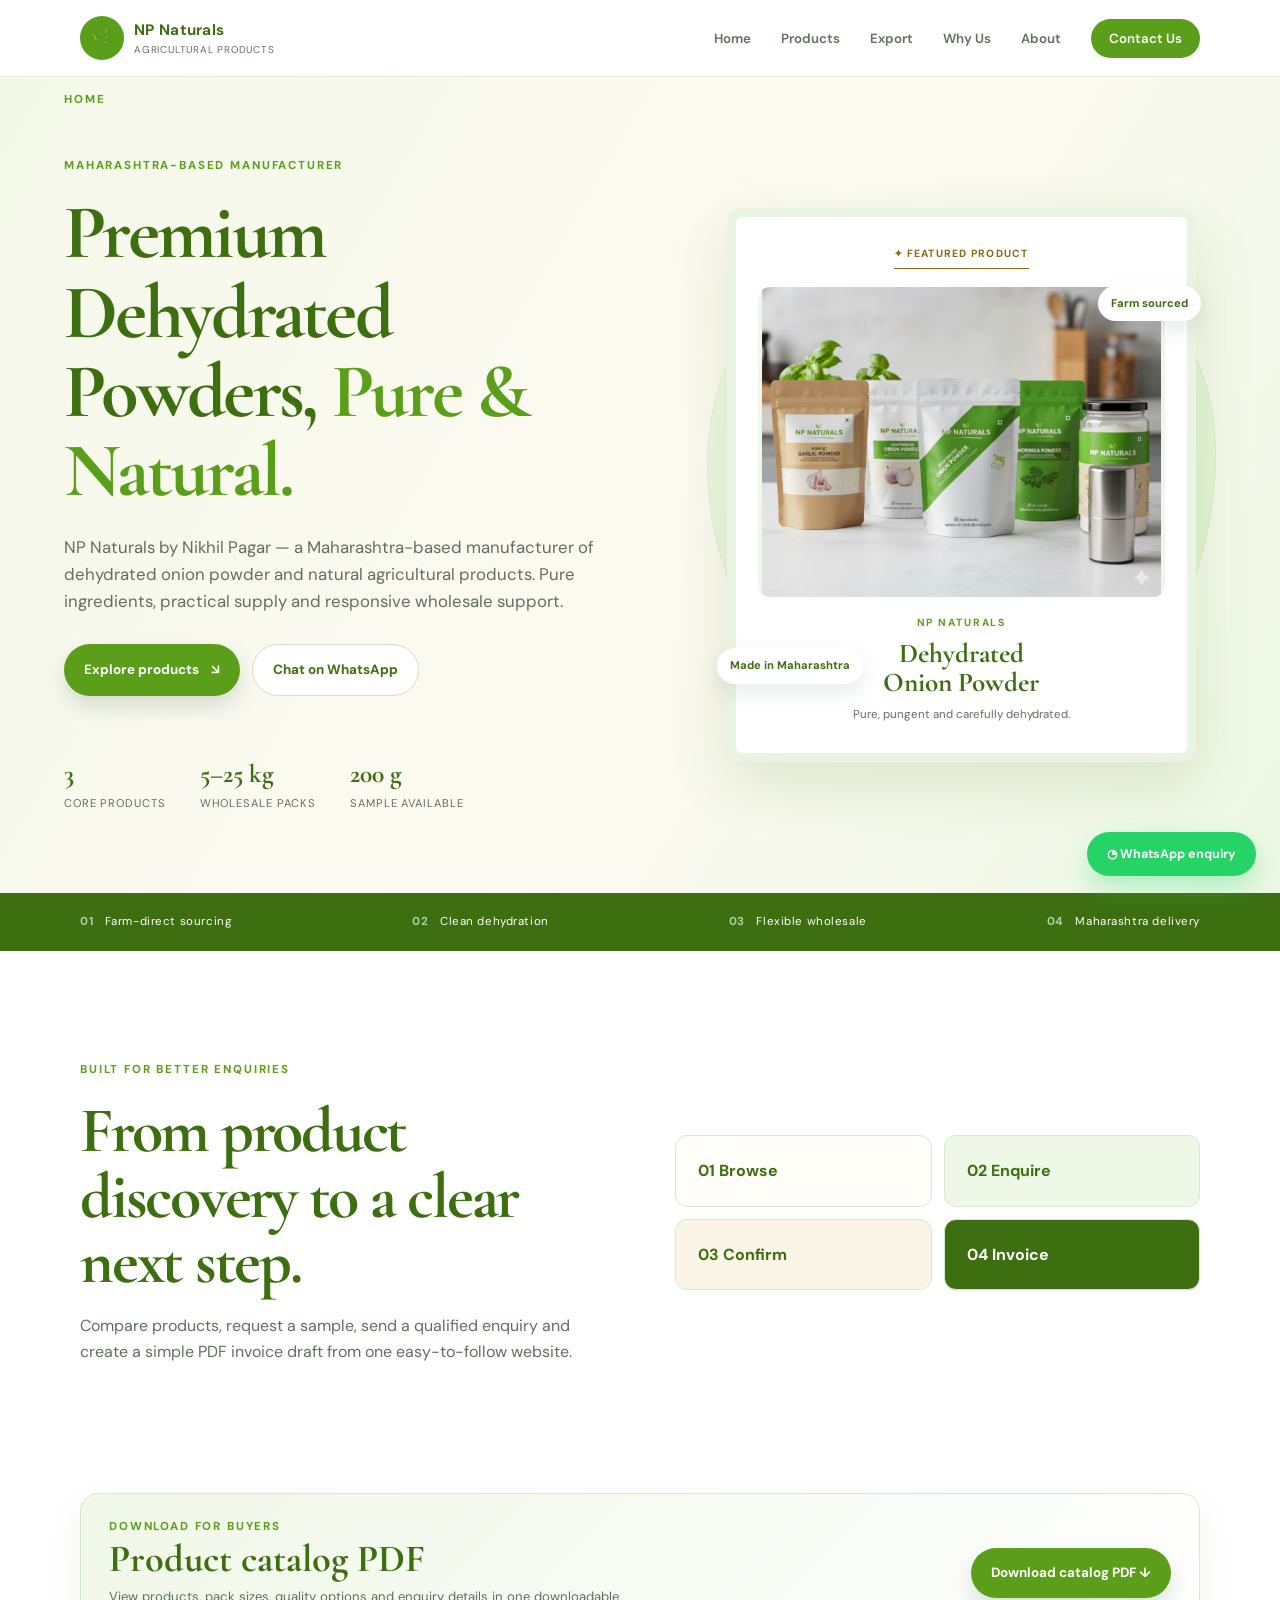
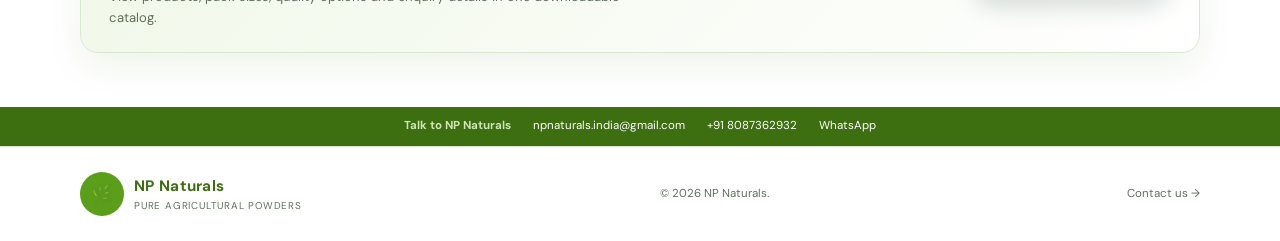
<file: index.html>
<!doctype html>
<html lang="en">
  <head>
    <meta charset="UTF-8" />
    <meta name="viewport" content="width=device-width, initial-scale=1.0" />
    <meta
      name="description"
      content="NP Naturals supplies pure dehydrated onion, garlic and moringa powders from Maharashtra."
    />
    <title>NP Naturals | Pure Natural Agricultural Products</title>
    <link rel="preconnect" href="https://fonts.googleapis.com" />
    <link rel="preconnect" href="https://fonts.gstatic.com" crossorigin />
    <link
      href="https://fonts.googleapis.com/css2?family=Cormorant+Garamond:wght@400;600;700&family=DM+Sans:wght@300;400;500;600;700&display=swap"
      rel="stylesheet"
    />
    <link rel="stylesheet" href="style.css" />
  </head>
  <body>
    <header class="site-header">
      <nav class="nav container" aria-label="Main navigation">
        <a class="brand" href="index.html"
          ><span class="brand-mark" aria-hidden="true">🌿</span
          ><span
            ><strong>NP Naturals</strong
            ><small>Agricultural products</small></span
          ></a
        ><button
          class="menu-button"
          type="button"
          aria-expanded="false"
          aria-controls="main-menu"
        >
          ☰ Menu
        </button>
        <ul class="nav-links" id="main-menu">
          <li><a href="index.html">Home</a></li>
          <li><a href="products.html">Products</a></li>
          <li><a href="export.html">Export</a></li>
          <li><a href="why-us.html">Why Us</a></li>
          <li><a href="about.html">About</a></li>
          <li><a href="contact.html" class="nav-cta">Contact Us</a></li>
        </ul>
      </nav>
    </header>
    <main id="main-content">
      <section id="home" class="home-page">
        <h2 class="section-name">HOME</h2>
        <section class="hero section container">
          <div class="hero-copy reveal">
            <p class="eyebrow">Maharashtra-based manufacturer</p>
            <h1>Premium Dehydrated<br />Powders, <em>Pure & Natural.</em></h1>
            <p class="hero-text">
              NP Naturals by Nikhil Pagar — a Maharashtra-based manufacturer of
              dehydrated onion powder and natural agricultural products. Pure
              ingredients, practical supply and responsive wholesale support.
            </p>
            <div class="button-row">
              <a class="button button-primary" href="#products"
                >Explore products <span>↘</span></a
              ><a
                class="button button-secondary"
                href="https://wa.me/918087362932?text=Hi%20Nikhil%2C%20I%27d%20like%20to%20know%20more%20about%20NP%20Naturals."
                target="_blank"
                rel="noopener"
                >Chat on WhatsApp</a
              >
            </div>
            <dl class="hero-facts">
              <div>
                <dt>3</dt>
                <dd>core products</dd>
              </div>
              <div>
                <dt>5–25 kg</dt>
                <dd>wholesale packs</dd>
              </div>
              <div>
                <dt>200 g</dt>
                <dd>sample available</dd>
              </div>
            </dl>
          </div>
          <div class="hero-art reveal">
            <div class="art-orbit orbit-one"></div>
            <div class="art-orbit orbit-two"></div>
            <div class="powder-card image-hero-card">
              <span class="card-kicker">✦ Featured product</span
              ><img
                src="assets/product-range.jpg"
                alt="NP Naturals dehydrated onion powder packaging"
              />
              <p class="card-label">NP NATURALS</p>
              <h2>Dehydrated<br />Onion Powder</h2>
              <p>Pure, pungent and carefully dehydrated.</p>
            </div>
            <span class="art-note note-top">Farm sourced</span
            ><span class="art-note note-bottom">Made in Maharashtra</span>
          </div>
        </section>
        <section class="trust-strip">
          <div class="container trust-items">
            <span><b>01</b> Farm-direct sourcing</span
            ><span><b>02</b> Clean dehydration</span
            ><span><b>03</b> Flexible wholesale</span
            ><span><b>04</b> Maharashtra delivery</span>
          </div>
        </section>
        <section class="section container split-callout">
          <div class="section-heading reveal">
            <p class="eyebrow">Built for better enquiries</p>
            <h2>From product discovery to a clear next step.</h2>
            <p>
              Compare products, request a sample, send a qualified enquiry and
              create a simple PDF invoice draft from one easy-to-follow website.
            </p>
          </div>
          <div class="mini-flow reveal">
            <span>01 Browse</span><span>02 Enquire</span><span>03 Confirm</span
            ><span>04 Invoice</span>
          </div>
        </section>
      </section>
      <div class="catalog-download">
        <div>
          <p class="eyebrow">Download for buyers</p>
          <h2>Product catalog PDF</h2>
          <p>
            View products, pack sizes, quality options and enquiry details in
            one downloadable catalog.
          </p>
        </div>
        <a
          class="button button-primary"
          href="assets/np-naturals-product-catalog.pdf"
          download
          >Download catalog PDF ↓</a
        >
      </div>
    </main>
    <div class="global-contact-strip">
      <div class="container contact-strip-inner">
        <span>Talk to NP Naturals</span
        ><a href="mailto:npnaturals.india@gmail.com"
          >npnaturals.india@gmail.com</a
        ><a href="tel:+918087362932">+91 8087362932</a
        ><a href="https://wa.me/918087362932" target="_blank" rel="noopener"
          >WhatsApp</a
        >
      </div>
    </div>
    <footer class="site-footer">
      <div class="container footer-row">
        <a class="brand" href="index.html"
          ><span class="brand-mark" aria-hidden="true">🌿</span
          ><span
            ><strong>NP Naturals</strong
            ><small>Pure agricultural powders</small></span
          ></a
        >
        <p>© <span id="year"></span> NP Naturals.</p>
        <a href="contact.html" class="back-top">Contact us →</a>
      </div>
    </footer>
    <button
      class="floating-inquiry"
      id="open-inquiry"
      type="button"
      aria-controls="inquiry-modal"
      aria-expanded="false"
    >
      ◔ WhatsApp enquiry
    </button>
    <div class="inquiry-modal" id="inquiry-modal" aria-hidden="true">
      <div class="inquiry-backdrop" data-close-inquiry></div>
      <section
        class="inquiry-panel"
        role="dialog"
        aria-modal="true"
        aria-labelledby="inquiry-title"
      >
        <button
          class="inquiry-close"
          type="button"
          data-close-inquiry
          aria-label="Close enquiry"
        >
          ×
        </button>
        <p class="eyebrow">Quick enquiry</p>
        <h2 id="inquiry-title">Talk to Nikhil.</h2>
        <p class="inquiry-contact-line">
          <a href="mailto:npnaturals.india@gmail.com"
            >npnaturals.india@gmail.com</a
          ><a href="tel:+918087362932">+91 80873 62932</a>
        </p>
        <form id="quick-inquiry-form" class="quick-inquiry-form">
          <label for="quick-name">Your name / company <span>*</span></label
          ><input
            id="quick-name"
            name="name"
            required
            placeholder="e.g. Priya Foods Pvt. Ltd."
          /><label for="quick-email">Email address</label
          ><input
            id="quick-email"
            name="email"
            type="email"
            placeholder="you@example.com"
          /><label for="quick-phone">Phone / WhatsApp <span>*</span></label
          ><input
            id="quick-phone"
            name="phone"
            type="tel"
            required
            placeholder="+91 ..."
          /><label for="quick-product">Product interest</label
          ><select id="quick-product" name="product">
            <option>Dehydrated Onion Powder</option>
            <option>Garlic Powder</option>
            <option>Moringa Powder</option>
            <option>Custom / bulk order</option></select
          ><label for="quick-message">Message <span>*</span></label
          ><textarea
            id="quick-message"
            name="message"
            rows="4"
            required
            placeholder="Tell us your quantity, pack size or sample requirement..."
          ></textarea
          ><button class="button button-primary full-button" type="submit">
            Send WhatsApp enquiry →
          </button>
          <p class="form-note">
            WhatsApp opens with your message ready to send.
          </p>
        </form>
      </section>
    </div>
    <script src="script.js" defer></script>
  </body>
</html>
</file>
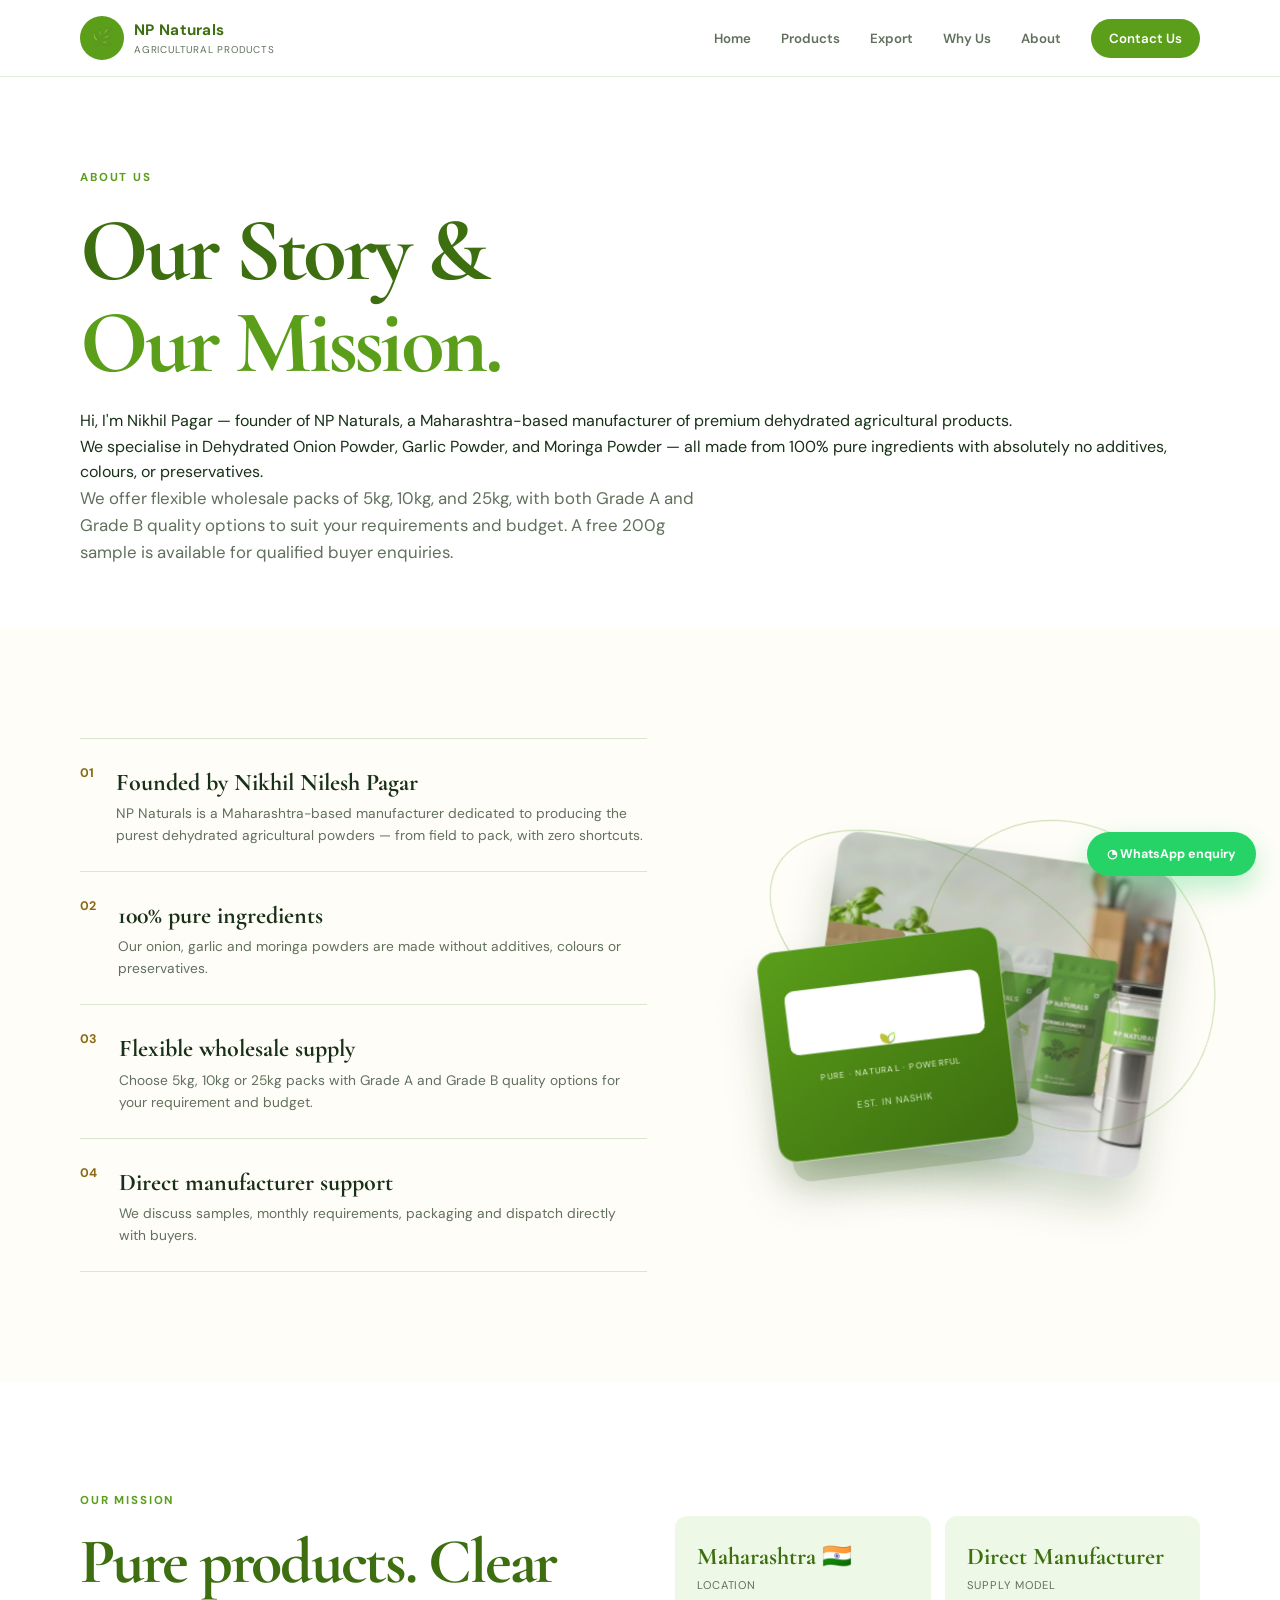
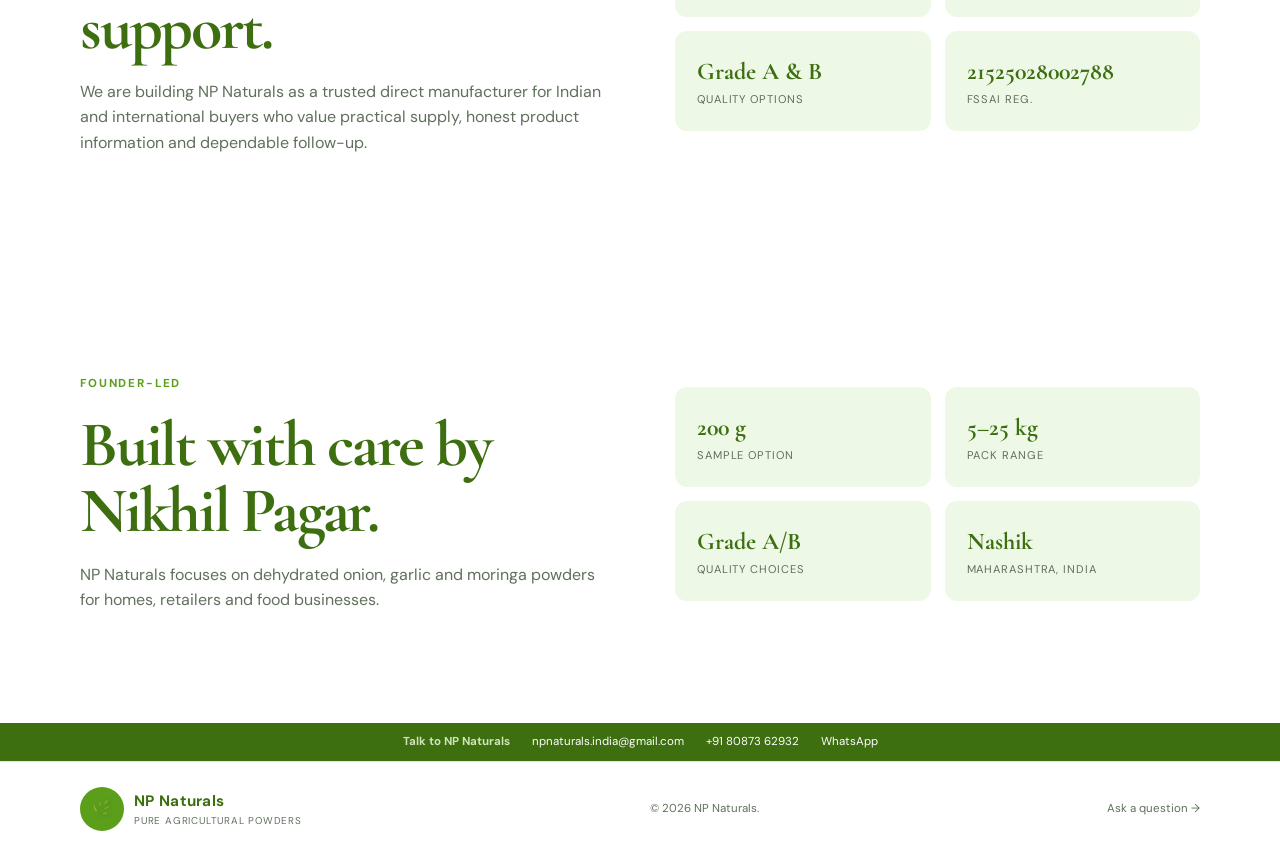
<file: about (1).html>
<!doctype html>
<html lang="en">
  <head>
    <meta charset="UTF-8" />
    <meta name="viewport" content="width=device-width, initial-scale=1.0" />
    <meta
      name="description"
      content="Learn about NP Naturals sourcing, processing and wholesale fulfilment."
    />
    <title>Our Process | NP Naturals</title>
    <link rel="preconnect" href="https://fonts.googleapis.com" />
    <link rel="preconnect" href="https://fonts.gstatic.com" crossorigin />
    <link
      href="https://fonts.googleapis.com/css2?family=Cormorant+Garamond:wght@400;600;700&family=DM+Sans:wght@300;400;500;600;700&display=swap"
      rel="stylesheet"
    />
    <link rel="stylesheet" href="style.css" />
    <script src="script.js" defer></script>
  </head>
  <body>
    <a class="skip-link" href="#main-content">Skip to content</a>
    <header class="site-header">
      <nav class="nav container" aria-label="Main navigation">
        <a class="brand" href="index.html"
          ><span class="brand-mark" aria-hidden="true">🌿</span
          ><span
            ><strong>NP Naturals</strong
            ><small>Agricultural products</small></span
          ></a
        ><button
          class="menu-button"
          type="button"
          aria-expanded="false"
          aria-controls="main-menu"
        >
          ☰ Menu
        </button>
        <ul class="nav-links" id="main-menu">
          <li><a href="index.html">Home</a></li>
          <li><a href="products.html">Products</a></li>
          <li><a href="export.html">Export</a></li>
          <li><a href="why-us.html">Why Us</a></li>
          <li><a href="about.html">About</a></li>
          <li><a href="contact.html" class="nav-cta">Contact Us</a></li>
        </ul>
      </nav>
    </header>
    <main id="main-content">
      <section class="page-hero section container">
        <p class="eyebrow">About Us</p>
        <h1>Our Story &amp;<br /><em>Our Mission.</em></h1>
        <p>
          Hi, I'm Nikhil Pagar — founder of NP Naturals, a Maharashtra-based
          manufacturer of premium dehydrated agricultural products.
        </p>
        <p>
          We specialise in Dehydrated Onion Powder, Garlic Powder, and Moringa
          Powder — all made from 100% pure ingredients with absolutely no
          additives, colours, or preservatives.
        </p>
        <p>
          We offer flexible wholesale packs of 5kg, 10kg, and 25kg, with both
          Grade A and Grade B quality options to suit your requirements and
          budget. A free 200g sample is available for qualified buyer enquiries.
        </p>
      </section>
      <section class="section cream-panel">
        <div class="container process-layout">
          <div class="process-list">
            <article class="process-item reveal">
              <span>01</span>
              <div>
                <h2>Founded by Nikhil Nilesh Pagar</h2>
                <p>
                  NP Naturals is a Maharashtra-based manufacturer dedicated to
                  producing the purest dehydrated agricultural powders — from
                  field to pack, with zero shortcuts.
                </p>
              </div>
            </article>
            <article class="process-item reveal">
              <span>02</span>
              <div>
                <h2>100% pure ingredients</h2>
                <p>
                  Our onion, garlic and moringa powders are made without
                  additives, colours or preservatives.
                </p>
              </div>
            </article>
            <article class="process-item reveal">
              <span>03</span>
              <div>
                <h2>Flexible wholesale supply</h2>
                <p>
                  Choose 5kg, 10kg or 25kg packs with Grade A and Grade B
                  quality options for your requirement and budget.
                </p>
              </div>
            </article>
            <article class="process-item reveal">
              <span>04</span>
              <div>
                <h2>Direct manufacturer support</h2>
                <p>
                  We discuss samples, monthly requirements, packaging and
                  dispatch directly with buyers.
                </p>
              </div>
            </article>
          </div>
          <div class="about-visual-3d" aria-label="NP Naturals brand visual">
            <div class="brand-card-back">
              <img
                src="assets/product-range.jpg"
                alt="NP Naturals agricultural product range"
              />
            </div>
            <div class="brand-card-front">
              <span class="brand-logo-image"
                ><img
                  src="assets/np-naturals-logo.jpeg"
                  alt="NP Naturals official logo" /></span
              ><strong>NP NATURALS</strong
              ><small>PURE · NATURAL · POWERFUL</small><em>EST. IN NASHIK</em>
            </div>
            <span class="brand-orbit brand-orbit-one"></span
            ><span class="brand-orbit brand-orbit-two"></span>
          </div>
        </div>
      </section>
      <section class="section container two-column">
        <div class="section-heading">
          <p class="eyebrow">Our mission</p>
          <h2>Pure products. Clear support.</h2>
          <p>
            We are building NP Naturals as a trusted direct manufacturer for
            Indian and international buyers who value practical supply, honest
            product information and dependable follow-up.
          </p>
        </div>
        <div class="proof-grid">
          <div><strong>Maharashtra 🇮🇳</strong><span>Location</span></div>
          <div>
            <strong>Direct Manufacturer</strong><span>Supply model</span>
          </div>
          <div>
            <strong>Grade A &amp; B</strong><span>Quality options</span>
          </div>
          <div><strong>21525028002788</strong><span>FSSAI Reg.</span></div>
        </div>
      </section>
      <section class="section container two-column">
        <div class="section-heading">
          <p class="eyebrow">Founder-led</p>
          <h2>Built with care by Nikhil Pagar.</h2>
          <p>
            NP Naturals focuses on dehydrated onion, garlic and moringa powders
            for homes, retailers and food businesses.
          </p>
        </div>
        <div class="proof-grid">
          <div><strong>200 g</strong><span>Sample option</span></div>
          <div><strong>5–25 kg</strong><span>Pack range</span></div>
          <div><strong>Grade A/B</strong><span>Quality choices</span></div>
          <div><strong>Nashik</strong><span>Maharashtra, India</span></div>
        </div>
      </section>
    </main>
    <div class="global-contact-strip">
      <div class="container contact-strip-inner">
        <span>Talk to NP Naturals</span
        ><a href="mailto:npnaturals.india@gmail.com"
          >npnaturals.india@gmail.com</a
        ><a href="tel:+918087362932">+91 80873 62932</a
        ><a href="https://wa.me/918087362932" target="_blank" rel="noopener"
          >WhatsApp</a
        >
      </div>
    </div>
    <footer class="site-footer">
      <div class="container footer-row">
        <a class="brand" href="index.html"
          ><span class="brand-mark" aria-hidden="true">🌿</span
          ><span
            ><strong>NP Naturals</strong
            ><small>Pure agricultural powders</small></span
          ></a
        >
        <p>© <span id="year"></span> NP Naturals.</p>
        <a href="contact.html" class="back-top">Ask a question →</a>
      </div>
    </footer>
    <button
      class="floating-inquiry"
      id="open-inquiry"
      type="button"
      aria-controls="inquiry-modal"
      aria-expanded="false"
    >
      ◔ WhatsApp enquiry
    </button>
    <div class="inquiry-modal" id="inquiry-modal" aria-hidden="true">
      <div class="inquiry-backdrop" data-close-inquiry></div>
      <section
        class="inquiry-panel"
        role="dialog"
        aria-modal="true"
        aria-labelledby="inquiry-title"
      >
        <button
          class="inquiry-close"
          type="button"
          data-close-inquiry
          aria-label="Close enquiry"
        >
          ×
        </button>
        <p class="eyebrow">Quick enquiry</p>
        <h2 id="inquiry-title">Talk to Nikhil.</h2>
        <p class="inquiry-contact-line">
          <a href="mailto:npnaturals.india@gmail.com"
            >npnaturals.india@gmail.com</a
          ><a href="tel:+918087362932">+91 80873 62932</a>
        </p>
        <form id="quick-inquiry-form" class="quick-inquiry-form">
          <label for="quick-name">Your name / company <span>*</span></label
          ><input
            id="quick-name"
            name="name"
            required
            placeholder="e.g. Priya Foods Pvt. Ltd."
          /><label for="quick-email">Email address</label
          ><input
            id="quick-email"
            name="email"
            type="email"
            placeholder="you@example.com"
          /><label for="quick-phone">Phone / WhatsApp <span>*</span></label
          ><input
            id="quick-phone"
            name="phone"
            type="tel"
            required
            placeholder="+91 ..."
          /><label for="quick-product">Product interest</label
          ><select id="quick-product" name="product">
            <option>Dehydrated Onion Powder</option>
            <option>Garlic Powder</option>
            <option>Moringa Powder</option>
            <option>Custom / bulk order</option></select
          ><label for="quick-message">Message <span>*</span></label
          ><textarea
            id="quick-message"
            name="message"
            rows="4"
            required
            placeholder="Tell us your quantity, pack size or sample requirement..."
          ></textarea
          ><button class="button button-primary full-button" type="submit">
            Send WhatsApp enquiry →
          </button>
          <p class="form-note">
            WhatsApp opens with your message ready to send.
          </p>
        </form>
      </section>
    </div>
  </body>
</html>
</file>
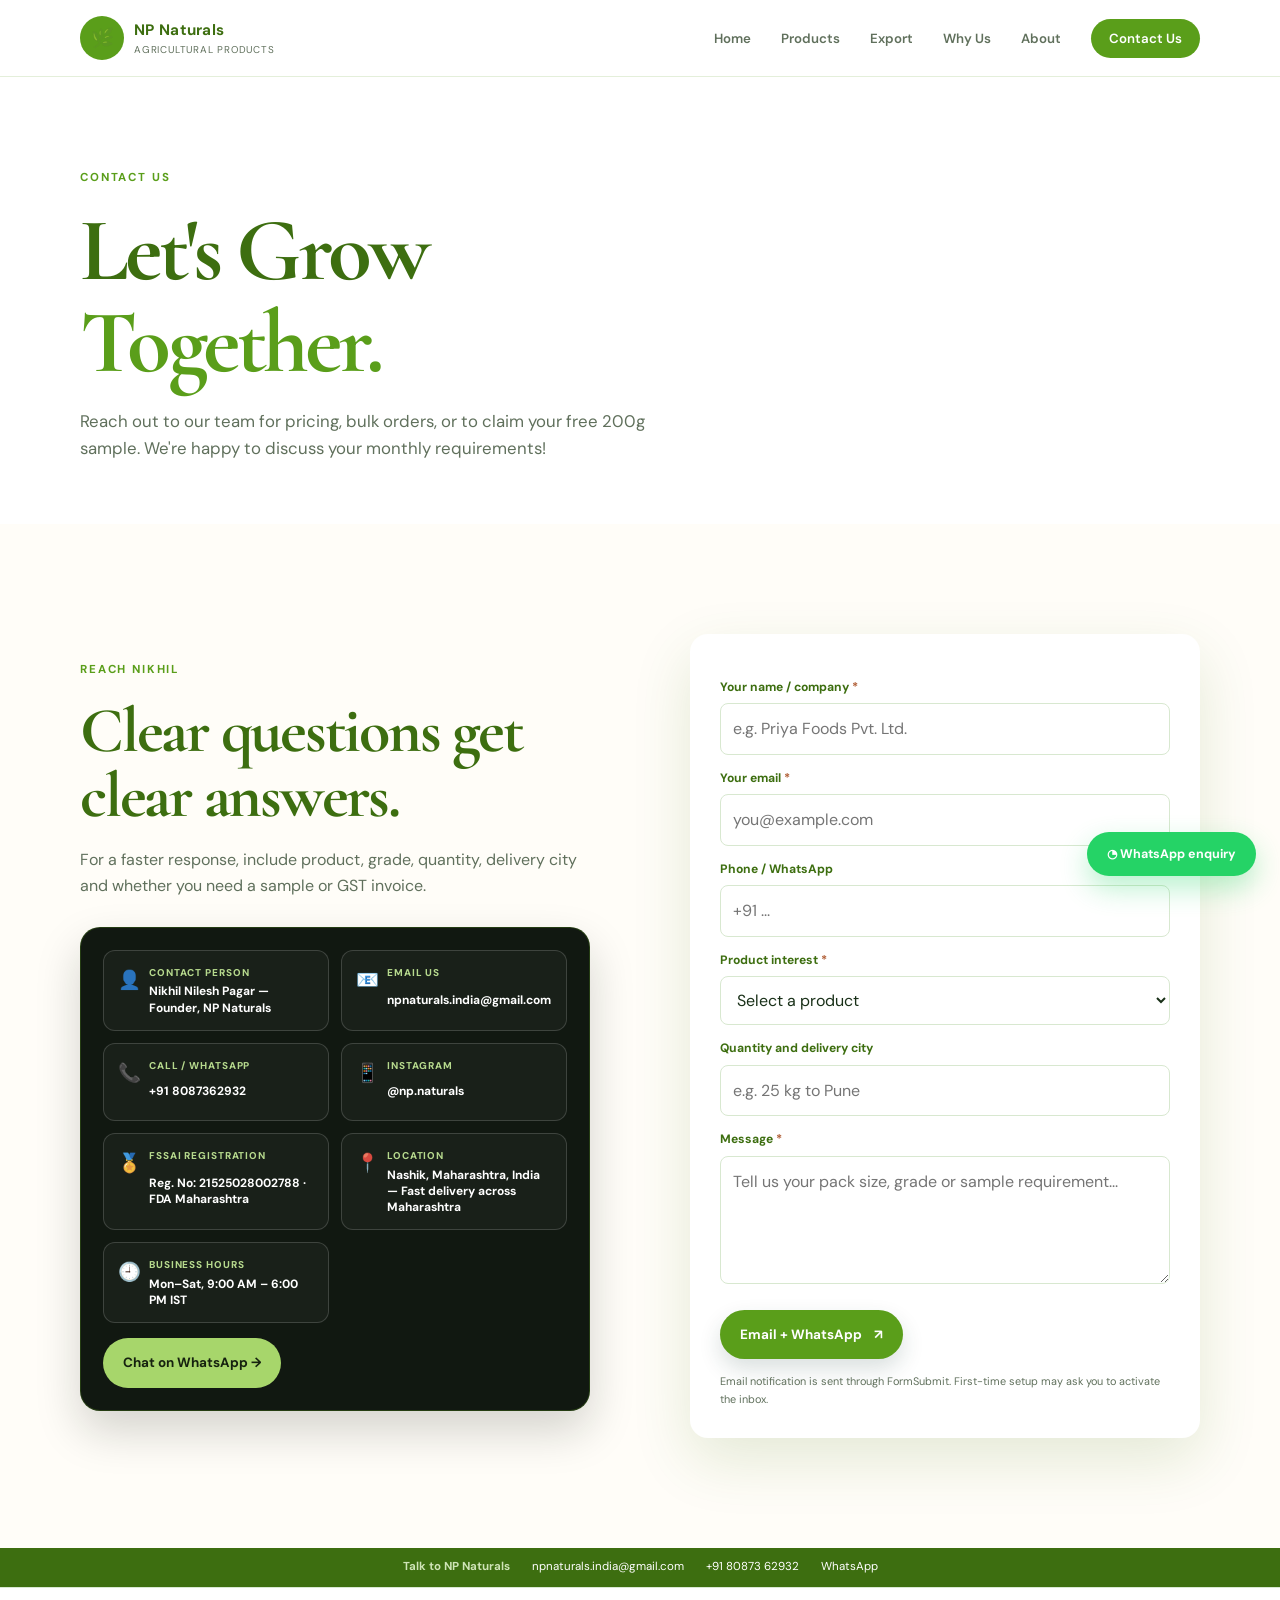
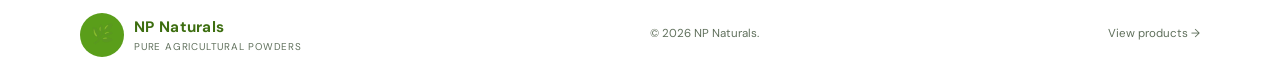
<file: contact (1).html>
<!doctype html>
<html lang="en">
  <head>
    <meta charset="UTF-8" />
    <meta name="viewport" content="width=device-width, initial-scale=1.0" />
    <meta
      name="description"
      content="Contact NP Naturals for samples, wholesale pricing and product enquiries."
    />
    <title>Contact | NP Naturals</title>
    <link rel="preconnect" href="https://fonts.googleapis.com" />
    <link rel="preconnect" href="https://fonts.gstatic.com" crossorigin />
    <link
      href="https://fonts.googleapis.com/css2?family=Cormorant+Garamond:wght@400;600;700&family=DM+Sans:wght@300;400;500;600;700&display=swap"
      rel="stylesheet"
    />
    <link rel="stylesheet" href="style.css" />
    <script src="script.js" defer></script>
  </head>
  <body>
    <a class="skip-link" href="#main-content">Skip to content</a>
    <header class="site-header">
      <nav class="nav container" aria-label="Main navigation">
        <a class="brand" href="index.html"
          ><span class="brand-mark" aria-hidden="true">🌿</span
          ><span
            ><strong>NP Naturals</strong
            ><small>Agricultural products</small></span
          ></a
        ><button
          class="menu-button"
          type="button"
          aria-expanded="false"
          aria-controls="main-menu"
        >
          ☰ Menu
        </button>
        <ul class="nav-links" id="main-menu">
          <li><a href="index.html">Home</a></li>
          <li><a href="products.html">Products</a></li>
          <li><a href="export.html">Export</a></li>
          <li><a href="why-us.html">Why Us</a></li>
          <li><a href="about.html">About</a></li>
          <li><a href="contact.html" class="nav-cta">Contact Us</a></li>
        </ul>
      </nav>
    </header>
    <main id="main-content">
      <section class="page-hero section container">
        <p class="eyebrow">Contact Us</p>
        <h1>Let's Grow<br /><em>Together.</em></h1>
        <p>
          Reach out to our team for pricing, bulk orders, or to claim your free
          200g sample. We're happy to discuss your monthly requirements!
        </p>
      </section>
      <section class="section contact-section">
        <div class="container contact-layout">
          <div class="section-heading">
            <p class="eyebrow">Reach Nikhil</p>
            <h2>Clear questions get clear answers.</h2>
            <p>
              For a faster response, include product, grade, quantity, delivery
              city and whether you need a sample or GST invoice.
            </p>
            <div class="contact-details detailed-contact">
              <div class="contact-detail-item">
                <span class="contact-icon">👤</span><small>Contact Person</small
                ><strong>Nikhil Nilesh Pagar — Founder, NP Naturals</strong>
              </div>
              <div class="contact-detail-item">
                <span class="contact-icon">📧</span><small>Email Us</small
                ><a href="mailto:npnaturals.india@gmail.com"
                  >npnaturals.india@gmail.com</a
                >
              </div>
              <div class="contact-detail-item">
                <span class="contact-icon">📞</span
                ><small>Call / WhatsApp</small
                ><a href="tel:+918087362932">+91 8087362932</a>
              </div>
              <div class="contact-detail-item">
                <span class="contact-icon">📱</span><small>Instagram</small
                ><a
                  href="https://instagram.com/np.naturals"
                  target="_blank"
                  rel="noopener"
                  >@np.naturals</a
                >
              </div>
              <div class="contact-detail-item">
                <span class="contact-icon">🏅</span
                ><small>FSSAI Registration</small
                ><strong>Reg. No: 21525028002788 · FDA Maharashtra</strong>
              </div>
              <div class="contact-detail-item">
                <span class="contact-icon">📍</span><small>Location</small
                ><strong
                  >Nashik, Maharashtra, India — Fast delivery across
                  Maharashtra</strong
                >
              </div>
              <div class="contact-detail-item">
                <span class="contact-icon">🕘</span><small>Business Hours</small
                ><strong>Mon–Sat, 9:00 AM – 6:00 PM IST</strong>
              </div>
              <a
                class="button button-primary contact-whatsapp"
                href="https://wa.me/918087362932?text=Hi%20Nikhil%2C%20I%27d%20like%20to%20enquire%20about%20NP%20Naturals."
                target="_blank"
                rel="noopener"
                >Chat on WhatsApp →</a
              >
            </div>
          </div>
          <form
            class="quote-form"
            id="enquiry-form"
            action="https://formsubmit.co/ajax/npnaturals.india@gmail.com"
            method="POST"
          >
            <input
              type="hidden"
              name="_subject"
              value="New NP Naturals website enquiry"
            /><input type="hidden" name="_template" value="table" /><input
              type="hidden"
              name="_captcha"
              value="false"
            /><input
              type="hidden"
              name="_autoresponse"
              value="Thank you for contacting NP Naturals. We received your enquiry and will reply soon."
            /><label for="name">Your name / company <span>*</span></label
            ><input
              id="name"
              name="name"
              type="text"
              placeholder="e.g. Priya Foods Pvt. Ltd."
              required
            /><label for="email">Your email <span>*</span></label
            ><input
              id="email"
              name="email"
              type="email"
              placeholder="you@example.com"
              required
            /><label for="phone">Phone / WhatsApp</label
            ><input
              id="phone"
              name="phone"
              type="tel"
              placeholder="+91 ..."
            /><label for="product">Product interest <span>*</span></label
            ><select id="product" name="product" required>
              <option value="">Select a product</option>
              <option>Dehydrated Onion Powder</option>
              <option>Garlic Powder</option>
              <option>Moringa Powder</option>
              <option>Custom / bulk order</option></select
            ><label for="quantity">Quantity and delivery city</label
            ><input
              id="quantity"
              name="quantity"
              type="text"
              placeholder="e.g. 25 kg to Pune"
            /><label for="message">Message <span>*</span></label
            ><textarea
              id="message"
              name="message"
              rows="4"
              placeholder="Tell us your pack size, grade or sample requirement..."
              required
            ></textarea>
            <div class="button-row">
              <button class="button button-primary" type="submit">
                Email + WhatsApp <span>↗</span>
              </button>
            </div>
            <p class="form-note" id="form-note" role="status">
              Email notification is sent through FormSubmit. First-time setup
              may ask you to activate the inbox.
            </p>
          </form>
        </div>
      </section>
    </main>
    <div class="global-contact-strip">
      <div class="container contact-strip-inner">
        <span>Talk to NP Naturals</span
        ><a href="mailto:npnaturals.india@gmail.com"
          >npnaturals.india@gmail.com</a
        ><a href="tel:+918087362932">+91 80873 62932</a
        ><a href="https://wa.me/918087362932" target="_blank" rel="noopener"
          >WhatsApp</a
        >
      </div>
    </div>
    <footer class="site-footer">
      <div class="container footer-row">
        <a class="brand" href="index.html"
          ><span class="brand-mark" aria-hidden="true">🌿</span
          ><span
            ><strong>NP Naturals</strong
            ><small>Pure agricultural powders</small></span
          ></a
        >
        <p>© <span id="year"></span> NP Naturals.</p>
        <a href="products.html" class="back-top">View products →</a>
      </div>
    </footer>
    <button
      class="floating-inquiry"
      id="open-inquiry"
      type="button"
      aria-controls="inquiry-modal"
      aria-expanded="false"
    >
      ◔ WhatsApp enquiry
    </button>
    <div class="inquiry-modal" id="inquiry-modal" aria-hidden="true">
      <div class="inquiry-backdrop" data-close-inquiry></div>
      <section
        class="inquiry-panel"
        role="dialog"
        aria-modal="true"
        aria-labelledby="inquiry-title"
      >
        <button
          class="inquiry-close"
          type="button"
          data-close-inquiry
          aria-label="Close enquiry"
        >
          ×
        </button>
        <p class="eyebrow">Quick enquiry</p>
        <h2 id="inquiry-title">Talk to Nikhil.</h2>
        <p class="inquiry-contact-line">
          <a href="mailto:npnaturals.india@gmail.com"
            >npnaturals.india@gmail.com</a
          ><a href="tel:+918087362932">+91 80873 62932</a>
        </p>
        <form id="quick-inquiry-form" class="quick-inquiry-form">
          <label for="quick-name">Your name / company <span>*</span></label
          ><input
            id="quick-name"
            name="name"
            required
            placeholder="e.g. Priya Foods Pvt. Ltd."
          /><label for="quick-email">Email address</label
          ><input
            id="quick-email"
            name="email"
            type="email"
            placeholder="you@example.com"
          /><label for="quick-phone">Phone / WhatsApp <span>*</span></label
          ><input
            id="quick-phone"
            name="phone"
            type="tel"
            required
            placeholder="+91 ..."
          /><label for="quick-product">Product interest</label
          ><select id="quick-product" name="product">
            <option>Dehydrated Onion Powder</option>
            <option>Garlic Powder</option>
            <option>Moringa Powder</option>
            <option>Custom / bulk order</option></select
          ><label for="quick-message">Message <span>*</span></label
          ><textarea
            id="quick-message"
            name="message"
            rows="4"
            required
            placeholder="Tell us your quantity, pack size or sample requirement..."
          ></textarea
          ><button class="button button-primary full-button" type="submit">
            Send WhatsApp enquiry →
          </button>
          <p class="form-note">
            WhatsApp opens with your message ready to send.
          </p>
        </form>
      </section>
    </div>
  </body>
</html>
</file>
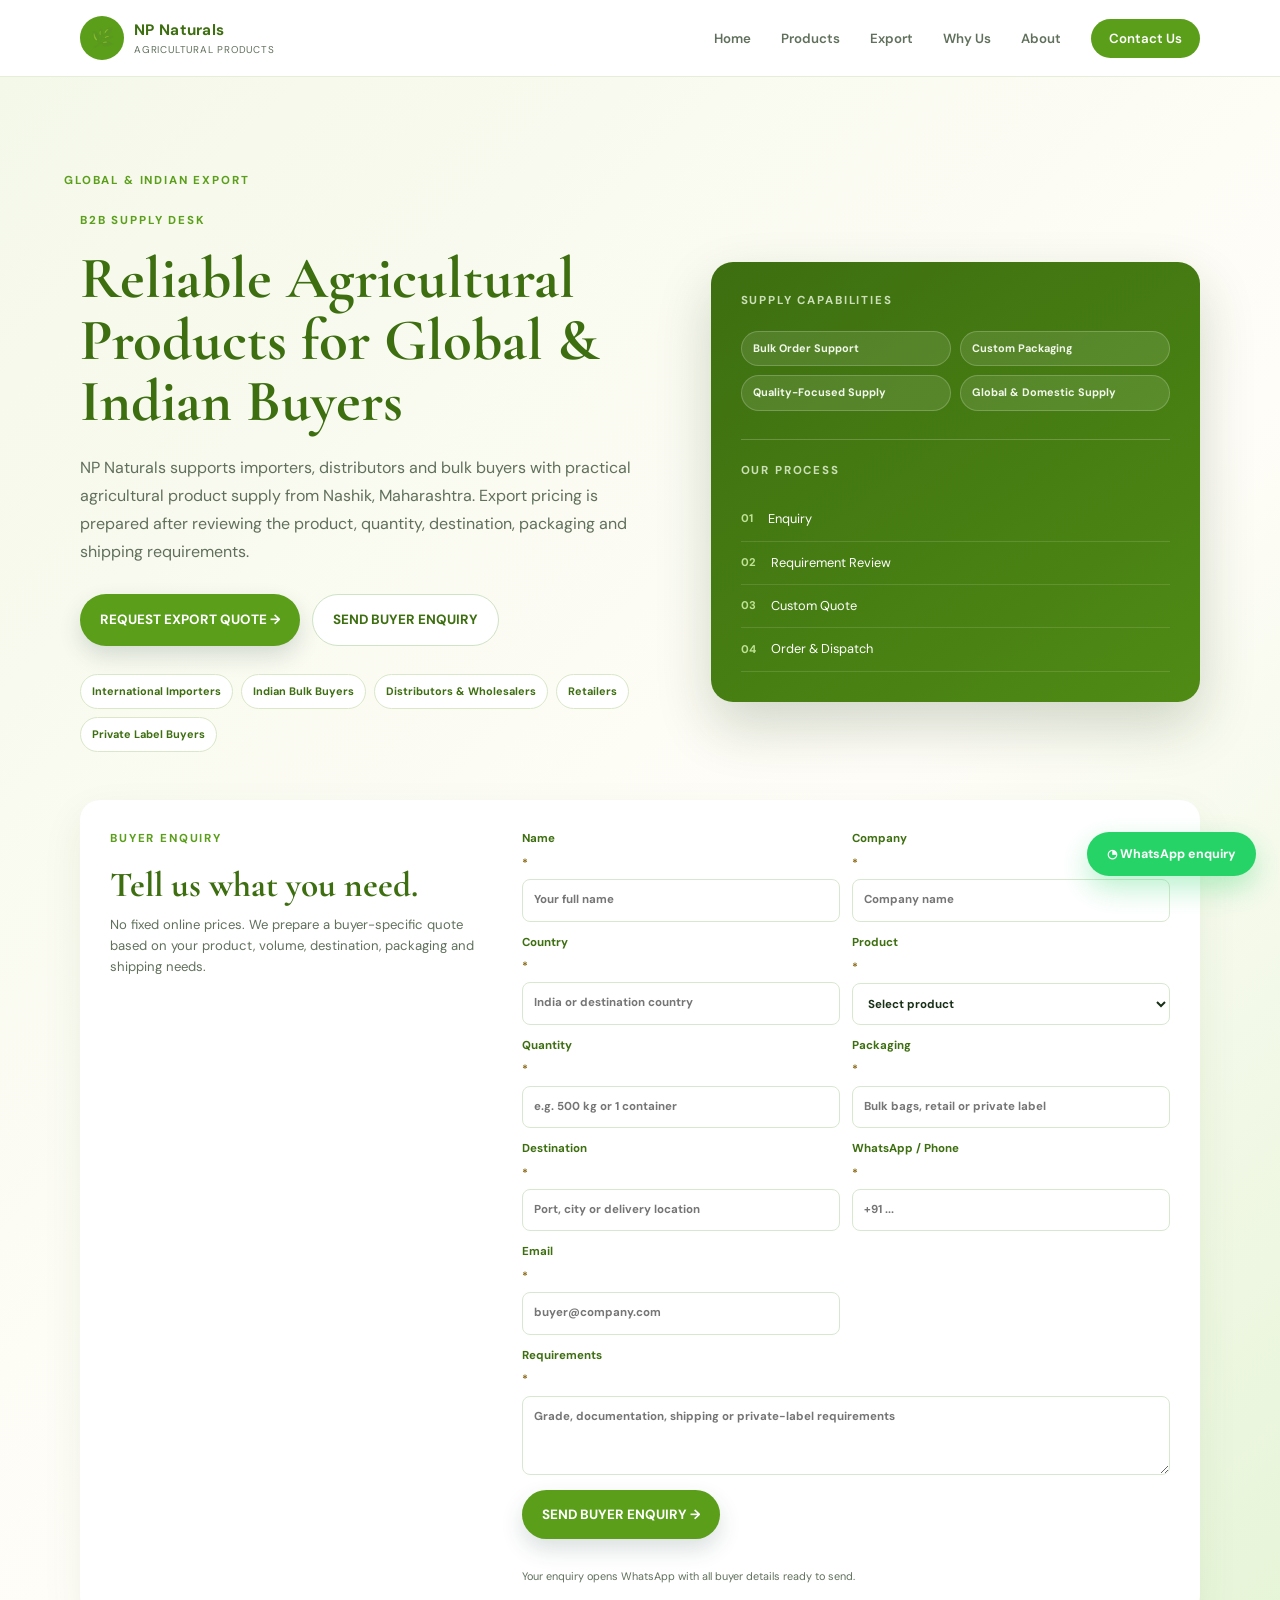
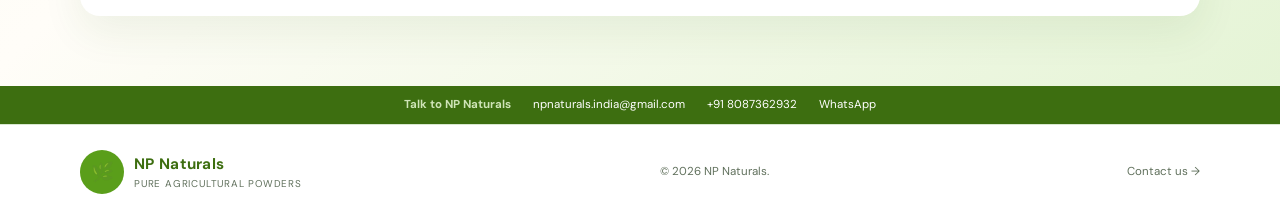
<file: export.html>
<!doctype html>
<html lang="en">
  <head>
    <meta charset="UTF-8" />
    <meta name="viewport" content="width=device-width, initial-scale=1.0" />
    <meta
      name="description"
      content="NP Naturals supplies pure dehydrated onion, garlic and moringa powders from Maharashtra."
    />
    <title>NP Naturals | Global &amp; Indian Export</title>
    <link rel="preconnect" href="https://fonts.googleapis.com" />
    <link rel="preconnect" href="https://fonts.gstatic.com" crossorigin />
    <link
      href="https://fonts.googleapis.com/css2?family=Cormorant+Garamond:wght@400;600;700&family=DM+Sans:wght@300;400;500;600;700&display=swap"
      rel="stylesheet"
    />
    <link rel="stylesheet" href="style.css" />
  </head>
  <body>
    <header class="site-header">
      <nav class="nav container" aria-label="Main navigation">
        <a class="brand" href="index.html"
          ><span class="brand-mark" aria-hidden="true">🌿</span
          ><span
            ><strong>NP Naturals</strong
            ><small>Agricultural products</small></span
          ></a
        ><button
          class="menu-button"
          type="button"
          aria-expanded="false"
          aria-controls="main-menu"
        >
          ☰ Menu
        </button>
        <ul class="nav-links" id="main-menu">
          <li><a href="index.html">Home</a></li>
          <li><a href="products.html">Products</a></li>
          <li><a href="export.html">Export</a></li>
          <li><a href="why-us.html">Why Us</a></li>
          <li><a href="about.html">About</a></li>
          <li><a href="contact.html" class="nav-cta">Contact Us</a></li>
        </ul>
      </nav>
    </header>
    <main id="main-content">
      <section class="export-page">
        <div class="section-name export-section-label">
          GLOBAL &amp; INDIAN EXPORT
        </div>
        <div class="export-hero container">
          <div class="export-copy">
            <p class="eyebrow">B2B supply desk</p>
            <h1>
              Reliable Agricultural Products for Global &amp; Indian Buyers
            </h1>
            <p>
              NP Naturals supports importers, distributors and bulk buyers with
              practical agricultural product supply from Nashik, Maharashtra.
              Export pricing is prepared after reviewing the product, quantity,
              destination, packaging and shipping requirements.
            </p>
            <div class="export-cta-row">
              <a class="button button-primary" href="#export-form"
                >REQUEST EXPORT QUOTE →</a
              ><a class="button button-secondary" href="#export-form"
                >SEND BUYER ENQUIRY</a
              >
            </div>
            <div class="export-audience">
              <span>International Importers</span><span>Indian Bulk Buyers</span
              ><span>Distributors &amp; Wholesalers</span><span>Retailers</span
              ><span>Private Label Buyers</span>
            </div>
          </div>
          <div class="export-card">
            <p class="eyebrow">Supply capabilities</p>
            <div class="export-capabilities">
              <span>Bulk Order Support</span><span>Custom Packaging</span
              ><span>Quality-Focused Supply</span
              ><span>Global &amp; Domestic Supply</span>
            </div>
            <div class="export-process">
              <p class="eyebrow">Our process</p>
              <div><b>01</b><span>Enquiry</span></div>
              <div><b>02</b><span>Requirement Review</span></div>
              <div><b>03</b><span>Custom Quote</span></div>
              <div><b>04</b><span>Order &amp; Dispatch</span></div>
            </div>
          </div>
        </div>
        <div class="container export-form-wrap" id="export-form">
          <div class="export-form-intro">
            <p class="eyebrow">Buyer enquiry</p>
            <h2>Tell us what you need.</h2>
            <p>
              No fixed online prices. We prepare a buyer-specific quote based on
              your product, volume, destination, packaging and shipping needs.
            </p>
          </div>
          <form id="export-enquiry-form" class="export-form">
            <div class="export-form-grid">
              <label
                >Name <span>*</span
                ><input
                  name="name"
                  required
                  placeholder="Your full name" /></label
              ><label
                >Company <span>*</span
                ><input
                  name="company"
                  required
                  placeholder="Company name" /></label
              ><label
                >Country <span>*</span
                ><input
                  name="country"
                  required
                  placeholder="India or destination country" /></label
              ><label
                >Product <span>*</span
                ><select name="product" required>
                  <option value="">Select product</option>
                  <option>Dehydrated Onion Powder</option>
                  <option>Garlic Powder</option>
                  <option>Moringa Powder</option>
                  <option>Custom agricultural product</option>
                </select></label
              ><label
                >Quantity <span>*</span
                ><input
                  name="quantity"
                  required
                  placeholder="e.g. 500 kg or 1 container" /></label
              ><label
                >Packaging <span>*</span
                ><input
                  name="packaging"
                  required
                  placeholder="Bulk bags, retail or private label" /></label
              ><label
                >Destination <span>*</span
                ><input
                  name="destination"
                  required
                  placeholder="Port, city or delivery location" /></label
              ><label
                >WhatsApp / Phone <span>*</span
                ><input
                  name="phone"
                  type="tel"
                  required
                  placeholder="+91 ..." /></label
              ><label
                >Email <span>*</span
                ><input
                  name="email"
                  type="email"
                  required
                  placeholder="buyer@company.com" /></label
              ><label class="export-requirements"
                >Requirements <span>*</span
                ><textarea
                  name="requirements"
                  rows="3"
                  required
                  placeholder="Grade, documentation, shipping or private-label requirements"
                ></textarea>
              </label>
            </div>
            <button class="button button-primary" type="submit">
              SEND BUYER ENQUIRY →
            </button>
            <p class="form-note" id="export-form-note">
              Your enquiry opens WhatsApp with all buyer details ready to send.
            </p>
          </form>
        </div>
      </section>
    </main>
    <div class="global-contact-strip">
      <div class="container contact-strip-inner">
        <span>Talk to NP Naturals</span
        ><a href="mailto:npnaturals.india@gmail.com"
          >npnaturals.india@gmail.com</a
        ><a href="tel:+918087362932">+91 8087362932</a
        ><a href="https://wa.me/918087362932" target="_blank" rel="noopener"
          >WhatsApp</a
        >
      </div>
    </div>
    <footer class="site-footer">
      <div class="container footer-row">
        <a class="brand" href="index.html"
          ><span class="brand-mark" aria-hidden="true">🌿</span
          ><span
            ><strong>NP Naturals</strong
            ><small>Pure agricultural powders</small></span
          ></a
        >
        <p>© <span id="year"></span> NP Naturals.</p>
        <a href="contact.html" class="back-top">Contact us →</a>
      </div>
    </footer>
    <button
      class="floating-inquiry"
      id="open-inquiry"
      type="button"
      aria-controls="inquiry-modal"
      aria-expanded="false"
    >
      ◔ WhatsApp enquiry
    </button>
    <div class="inquiry-modal" id="inquiry-modal" aria-hidden="true">
      <div class="inquiry-backdrop" data-close-inquiry></div>
      <section
        class="inquiry-panel"
        role="dialog"
        aria-modal="true"
        aria-labelledby="inquiry-title"
      >
        <button
          class="inquiry-close"
          type="button"
          data-close-inquiry
          aria-label="Close enquiry"
        >
          ×
        </button>
        <p class="eyebrow">Quick enquiry</p>
        <h2 id="inquiry-title">Talk to Nikhil.</h2>
        <p class="inquiry-contact-line">
          <a href="mailto:npnaturals.india@gmail.com"
            >npnaturals.india@gmail.com</a
          ><a href="tel:+918087362932">+91 80873 62932</a>
        </p>
        <form id="quick-inquiry-form" class="quick-inquiry-form">
          <label for="quick-name">Your name / company <span>*</span></label
          ><input
            id="quick-name"
            name="name"
            required
            placeholder="e.g. Priya Foods Pvt. Ltd."
          /><label for="quick-email">Email address</label
          ><input
            id="quick-email"
            name="email"
            type="email"
            placeholder="you@example.com"
          /><label for="quick-phone">Phone / WhatsApp <span>*</span></label
          ><input
            id="quick-phone"
            name="phone"
            type="tel"
            required
            placeholder="+91 ..."
          /><label for="quick-product">Product interest</label
          ><select id="quick-product" name="product">
            <option>Dehydrated Onion Powder</option>
            <option>Garlic Powder</option>
            <option>Moringa Powder</option>
            <option>Custom / bulk order</option></select
          ><label for="quick-message">Message <span>*</span></label
          ><textarea
            id="quick-message"
            name="message"
            rows="4"
            required
            placeholder="Tell us your quantity, pack size or sample requirement..."
          ></textarea
          ><button class="button button-primary full-button" type="submit">
            Send WhatsApp enquiry →
          </button>
          <p class="form-note">
            WhatsApp opens with your message ready to send.
          </p>
        </form>
      </section>
    </div>
    <script src="script.js" defer></script>
  </body>
</html>
</file>
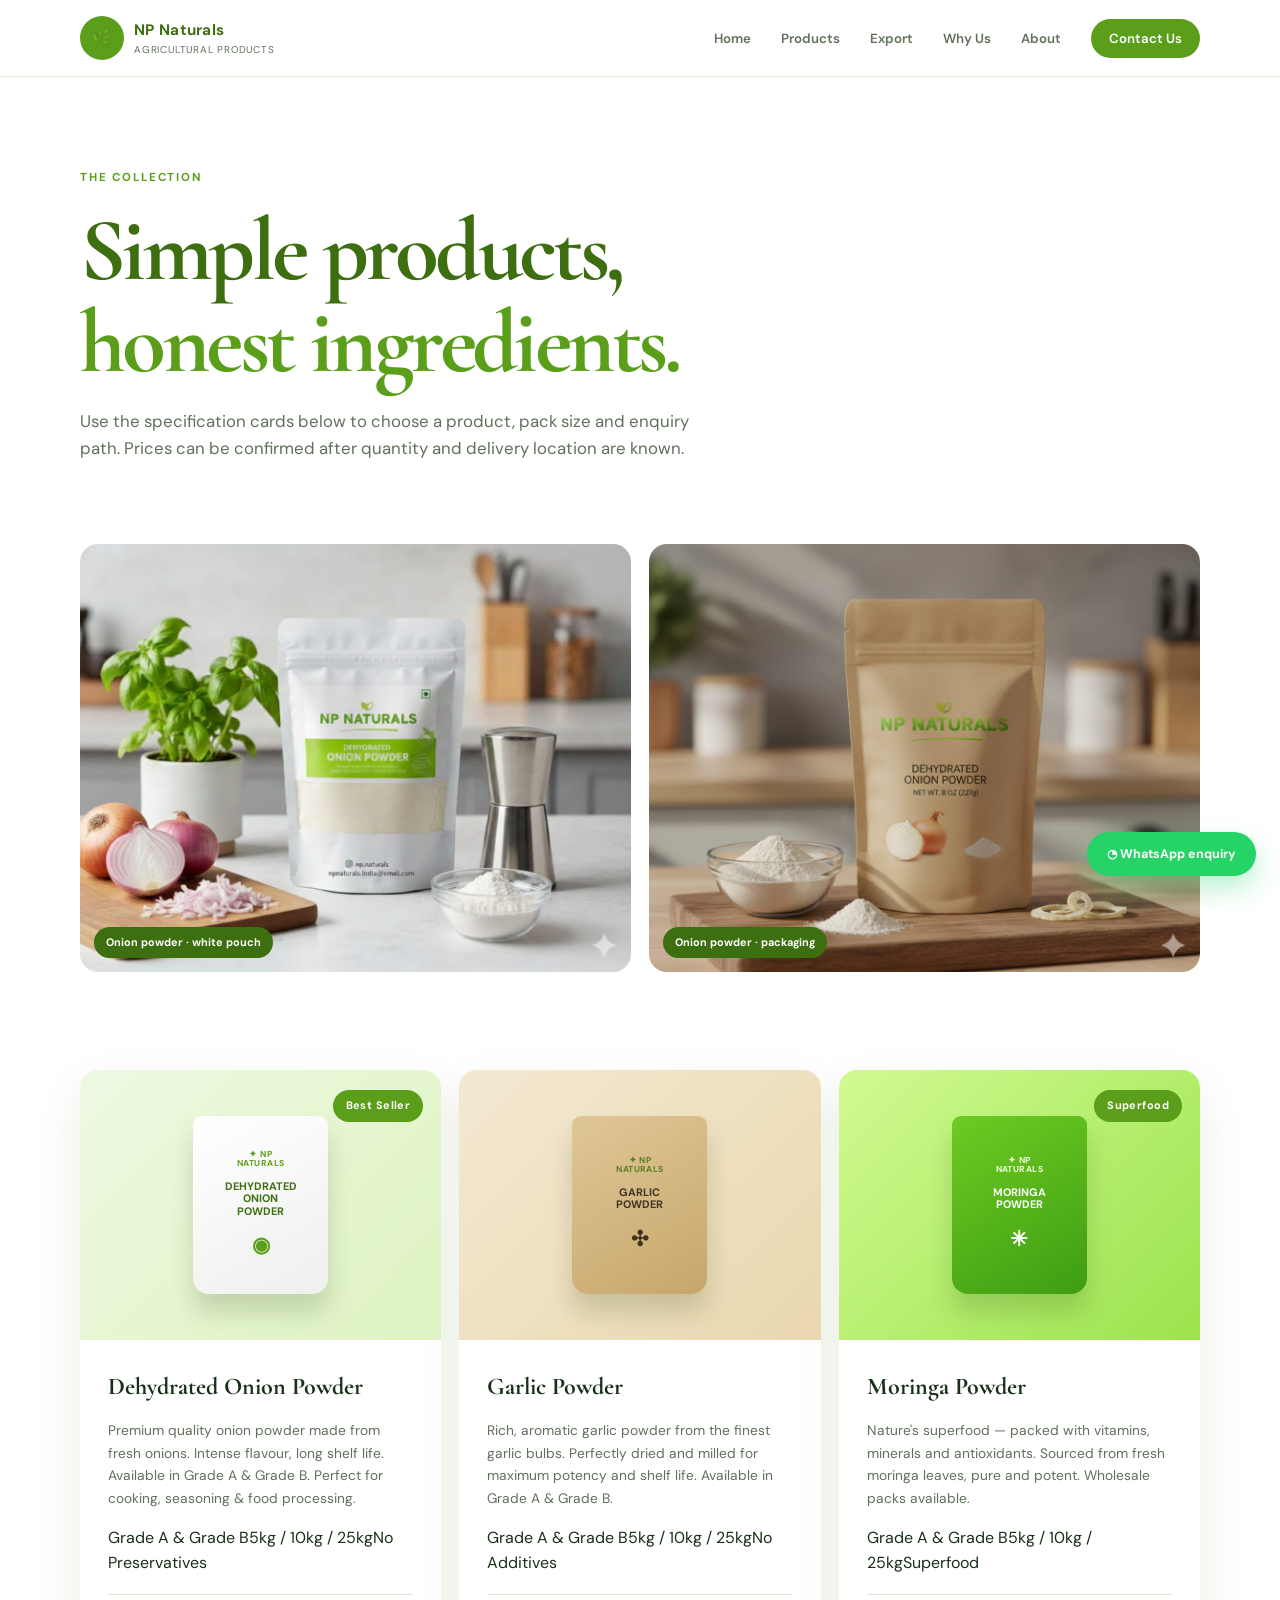
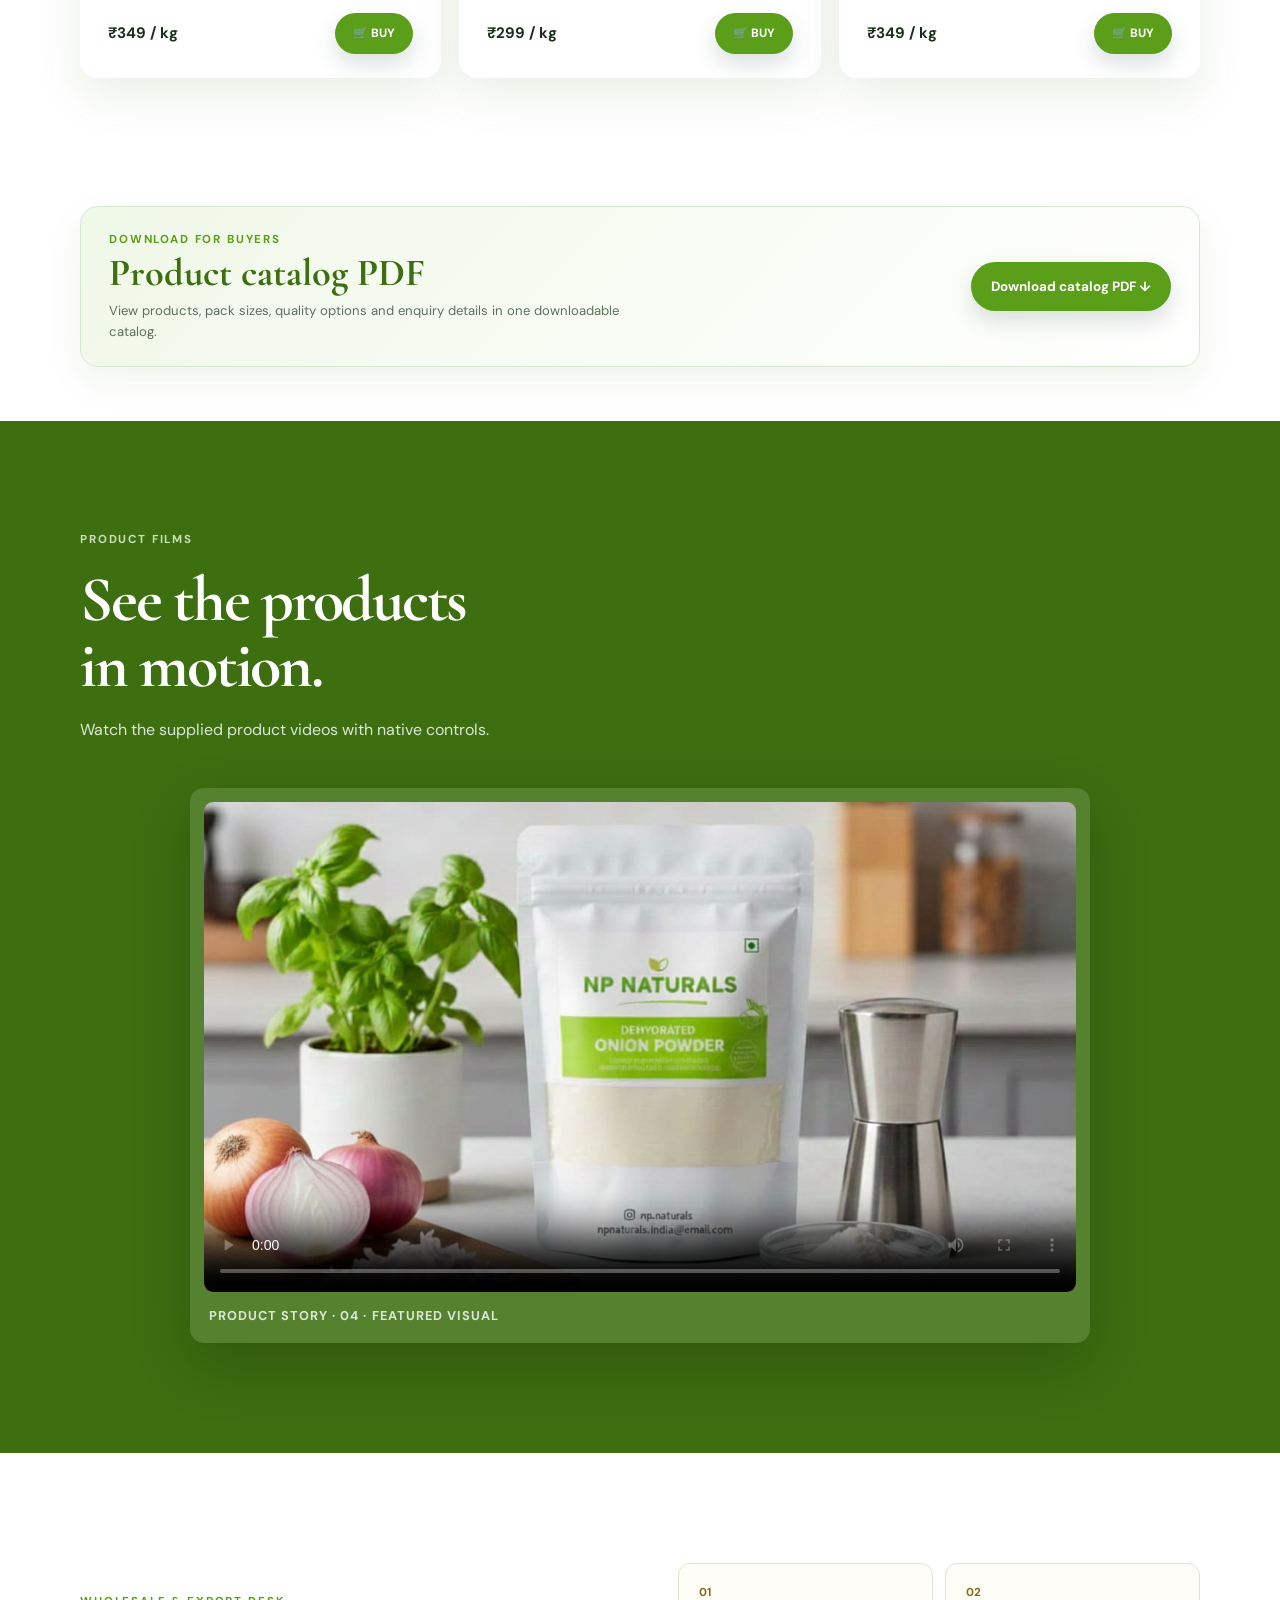
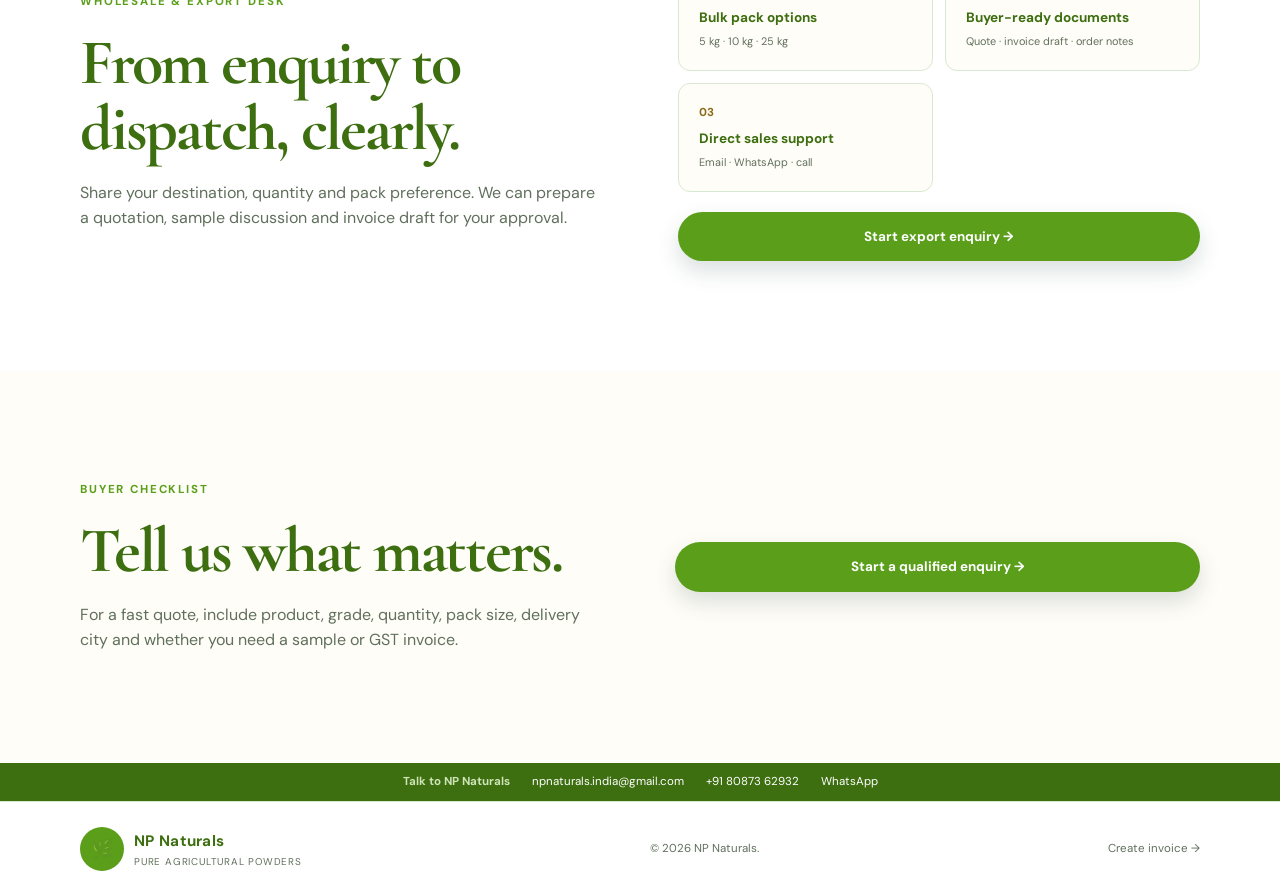
<file: products (1).html>
<!DOCTYPE html>
<html lang="en">

<head>
    <meta charset="UTF-8">
    <meta name="viewport" content="width=device-width, initial-scale=1.0">
    <meta name="description" content="Explore NP Naturals dehydrated onion, garlic and moringa powders.">
    <title>Products | NP Naturals</title>
    <link rel="preconnect" href="https://fonts.googleapis.com">
    <link rel="preconnect" href="https://fonts.gstatic.com" crossorigin>
    <link href="https://fonts.googleapis.com/css2?family=Cormorant+Garamond:wght@400;600;700&family=DM+Sans:wght@300;400;500;600;700&display=swap" rel="stylesheet">
    <link rel="stylesheet" href="style.css">
    <script src="script.js" defer></script>
</head>

<body><a class="skip-link" href="#main-content">Skip to content</a>
    <header class="site-header">
        <nav class="nav container" aria-label="Main navigation"><a class="brand" href="index.html"><span class="brand-mark" aria-hidden="true">🌿</span><span><strong>NP Naturals</strong><small>Agricultural products</small></span></a><button class="menu-button" type="button" aria-expanded="false" aria-controls="main-menu">☰ Menu</button>
            <ul class="nav-links" id="main-menu">
                <li><a href="index.html">Home</a></li>
                <li><a href="products.html">Products</a></li>
                <li><a href="export.html">Export</a></li>
                <li><a href="why-us.html">Why Us</a></li>
                <li><a href="about.html">About</a></li>
                <li><a href="contact.html" class="nav-cta">Contact Us</a></li>
            </ul>
        </nav>
    </header>
    <main id="main-content">
        <section class="page-hero section container">
            <p class="eyebrow">The collection</p>
            <h1>Simple products,<br><em>honest ingredients.</em></h1>
            <p>Use the specification cards below to choose a product, pack size and enquiry path. Prices can be confirmed after quantity and delivery location are known.</p>
        </section>
        <section class="section container product-gallery">
            <div class="product-photo reveal"><img src="assets/product-3.jpg" loading="lazy" alt="NP Naturals dehydrated onion powder white pouch with fresh onions"><span>Onion powder · white pouch</span></div>
            <div class="product-photo reveal"><img src="assets/product-4.jpg" loading="lazy" alt="NP Naturals dehydrated onion powder packaging"><span>Onion powder · packaging</span></div>
        </section>
        <section class="section container product-grid reference-product-grid">
            <article class="product-card reference-card reveal">
                <div class="reference-visual onion-visual"><span class="product-badge">Best Seller</span>
                    <div class="pack-art onion-pack"><small>✦ NP<br>NATURALS</small><strong>DEHYDRATED<br>ONION<br>POWDER</strong><b>◉</b></div>
                </div>
                <div class="product-info">
                    <h2>Dehydrated Onion Powder</h2>
                    <p>Premium quality onion powder made from fresh onions. Intense flavour, long shelf life. Available in Grade A & Grade B. Perfect for cooking, seasoning & food processing.</p>
                    <div class="product-tags"><span class="tag">Grade A & Grade B</span><span class="tag">5kg / 10kg / 25kg</span><span class="tag">No Preservatives</span></div>
                    <div class="reference-footer"><strong>₹349 / kg</strong><button class="button button-primary buy-button" type="button" data-product="Dehydrated Onion Powder" data-price="349">🛒 BUY</button></div>
                </div>
            </article>
            <article class="product-card reference-card reveal">
                <div class="reference-visual garlic-visual">
                    <div class="pack-art garlic-pack"><small>✦ NP<br>NATURALS</small><strong>GARLIC<br>POWDER</strong><b>✣</b></div>
                </div>
                <div class="product-info">
                    <h2>Garlic Powder</h2>
                    <p>Rich, aromatic garlic powder from the finest garlic bulbs. Perfectly dried and milled for maximum potency and shelf life. Available in Grade A & Grade B.</p>
                    <div class="product-tags"><span class="tag">Grade A & Grade B</span><span class="tag">5kg / 10kg / 25kg</span><span class="tag">No Additives</span></div>
                    <div class="reference-footer"><strong>₹299 / kg</strong><button class="button button-primary buy-button" type="button" data-product="Garlic Powder" data-price="299">🛒 BUY</button></div>
                </div>
            </article>
            <article class="product-card reference-card reveal">
                <div class="reference-visual moringa-visual"><span class="product-badge">Superfood</span>
                    <div class="pack-art moringa-pack"><small>✦ NP<br>NATURALS</small><strong>MORINGA<br>POWDER</strong><b>✳</b></div>
                </div>
                <div class="product-info">
                    <h2>Moringa Powder</h2>
                    <p>Nature's superfood — packed with vitamins, minerals and antioxidants. Sourced from fresh moringa leaves, pure and potent. Wholesale packs available.</p>
                    <div class="product-tags"><span class="tag">Grade A & Grade B</span><span class="tag">5kg / 10kg / 25kg</span><span class="tag">Superfood</span></div>
                    <div class="reference-footer"><strong>₹349 / kg</strong><button class="button button-primary buy-button" type="button" data-product="Moringa Powder" data-price="349">🛒 BUY</button></div>
                </div>
            </article>
        </section>
        <div class="catalog-download">
            <div>
                <p class="eyebrow">Download for buyers</p>
                <h2>Product catalog PDF</h2>
                <p>View products, pack sizes, quality options and enquiry details in one downloadable catalog.</p>
            </div><a class="button button-primary" href="assets/np-naturals-product-catalog.pdf" download>Download catalog PDF ↓</a>
        </div>
        <section class="section video-section">
            <div class="container">
                <div class="section-heading">
                    <p class="eyebrow">Product films</p>
                    <h2>See the products<br>in motion.</h2>
                    <p>Watch the supplied product videos with native controls.</p>
                </div>
                <div class="video-grid video-grid-single">
                    <div class="video-card video-card-featured"><video controls preload="metadata" poster="assets/product-3.jpg">
                            <source src="assets/video-4.mp4" type="video/mp4">Your browser does not support video playback.
                        </video>
                        <p>Product story · 04 · featured visual</p>
                    </div>
                </div>
            </div>
        </section>
        <section class="section export-panel">
            <div class="container export-layout">
                <div class="section-heading">
                    <p class="eyebrow">Wholesale & export desk</p>
                    <h2>From enquiry to dispatch, clearly.</h2>
                    <p>Share your destination, quantity and pack preference. We can prepare a quotation, sample discussion and invoice draft for your approval.</p>
                </div>
                <div class="export-points">
                    <div><strong>01</strong><span>Bulk pack options</span><small>5 kg · 10 kg · 25 kg</small></div>
                    <div><strong>02</strong><span>Buyer-ready documents</span><small>Quote · invoice draft · order notes</small></div>
                    <div><strong>03</strong><span>Direct sales support</span><small>Email · WhatsApp · call</small></div><a class="button button-primary" href="contact.html">Start export enquiry →</a>
                </div>
            </div>
        </section>
        <section class="section cream-panel">
            <div class="container two-column">
                <div class="section-heading">
                    <p class="eyebrow">Buyer checklist</p>
                    <h2>Tell us what matters.</h2>
                    <p>For a fast quote, include product, grade, quantity, pack size, delivery city and whether you need a sample or GST invoice.</p>
                </div><a class="button button-primary" href="contact.html">Start a qualified enquiry →</a>
            </div>
        </section>
        <div class="cart-modal" id="cart-modal" aria-hidden="true">
            <div class="cart-backdrop" data-close-cart></div>
            <section class="cart-panel" role="dialog" aria-modal="true" aria-labelledby="cart-title"><button class="cart-close" type="button" data-close-cart aria-label="Close cart">×</button>
                <div class="cart-step" data-cart-step="cart">
                    <p class="eyebrow">1 · Cart</p>
                    <h2 id="cart-title">Your order</h2>
                    <div id="cart-items" class="cart-items"></div>
                    <div class="cart-total"><span>Total</span><strong id="cart-total">₹0</strong></div><button class="button button-primary full-button" type="button" id="go-to-payment">Proceed to payment →</button>
                    <p class="form-note">Final delivery charges and payment details are confirmed by NP Naturals before dispatch.</p>
                </div>
                <div class="cart-step" data-cart-step="payment" hidden>
                    <p class="eyebrow">2 · Payment</p>
                    <h2>Complete your order</h2>
                    <div class="checkout-summary"><span>Order total</span><strong id="checkout-total">₹0</strong></div>
                    <div class="upi-payment">
                        <p class="payment-label">Pay securely by UPI</p>
                        <p class="payment-note">UPI ID: <strong>9322362932@ybl</strong></p>
                        <div class="upi-buttons"><a class="button button-primary payment-app-button" id="upi-any" href="#"><span class="app-icon upi-icon">UPI</span> Open UPI app</a><a class="button button-secondary payment-app-button" id="gpay" href="#"><span class="app-icon gpay-icon">G</span> Google Pay</a><a class="button button-secondary payment-app-button" id="phonepe" href="#"><span class="app-icon phonepe-icon">पे</span> PhonePe</a><a class="button button-secondary payment-app-button" id="paytm" href="#"><span class="app-icon paytm-icon">P</span> Paytm</a></div>
                        <div class="upi-qr-section">
                            <p>Or scan this QR code with your phone:</p>
                            <div class="upi-qr-box"><img id="upi-qr" width="180" height="180" alt="NP Naturals UPI QR code"></div><small>Open any UPI app → Scan QR → Pay</small>
                            <p class="secure-payment-note">The official app handles bank selection and authentication. NP Naturals never sees your bank password or UPI PIN.</p>
                        </div>
                    </div>
                    <form id="checkout-form" class="checkout-form"><label for="checkout-name">Full name <span>*</span></label><input id="checkout-name" name="name" required placeholder="Your name or company"><label for="checkout-phone">Phone / WhatsApp <span>*</span></label><input id="checkout-phone" name="phone" type="tel" required placeholder="+91 ..."><label for="checkout-address">Delivery address <span>*</span></label><textarea id="checkout-address" name="address" rows="3" required placeholder="City, district and PIN code"></textarea><label for="checkout-payment">Payment method</label><select id="checkout-payment" name="payment">
                            <option>UPI / QR</option>
                            <option>Bank transfer</option>
                            <option>Discuss with NP Naturals</option>
                        </select><button class="button button-primary full-button" type="submit">Send order on WhatsApp →</button><button class="button button-secondary full-button" type="button" id="back-to-cart">← Back to cart</button>
                        <p class="form-note" id="checkout-note">After payment, send the order details on WhatsApp so NP Naturals can confirm the order and delivery.</p>
                    </form>
                </div>
        </div>
        </section>
        </div>
    </main>
    <div class="global-contact-strip">
        <div class="container contact-strip-inner"><span>Talk to NP Naturals</span><a href="mailto:npnaturals.india@gmail.com">npnaturals.india@gmail.com</a><a href="tel:+918087362932">+91 80873 62932</a><a href="https://wa.me/918087362932" target="_blank" rel="noopener">WhatsApp</a></div>
    </div>
    <footer class="site-footer">
        <div class="container footer-row"><a class="brand" href="index.html"><span class="brand-mark" aria-hidden="true">🌿</span><span><strong>NP Naturals</strong><small>Pure agricultural powders</small></span></a>
            <p>© <span id="year"></span> NP Naturals.</p><a href="invoice.html" class="back-top">Create invoice →</a>
        </div>
    </footer><button class="floating-inquiry" id="open-inquiry" type="button" aria-controls="inquiry-modal" aria-expanded="false">◔ WhatsApp enquiry</button>
    <div class="inquiry-modal" id="inquiry-modal" aria-hidden="true">
        <div class="inquiry-backdrop" data-close-inquiry></div>
        <section class="inquiry-panel" role="dialog" aria-modal="true" aria-labelledby="inquiry-title"><button class="inquiry-close" type="button" data-close-inquiry aria-label="Close enquiry">×</button>
            <p class="eyebrow">Quick enquiry</p>
            <h2 id="inquiry-title">Talk to Nikhil.</h2>
            <p class="inquiry-contact-line"><a href="mailto:npnaturals.india@gmail.com">npnaturals.india@gmail.com</a><a href="tel:+918087362932">+91 80873 62932</a></p>
            <form id="quick-inquiry-form" class="quick-inquiry-form"><label for="quick-name">Your name / company <span>*</span></label><input id="quick-name" name="name" required placeholder="e.g. Priya Foods Pvt. Ltd."><label for="quick-email">Email address</label><input id="quick-email" name="email" type="email" placeholder="you@example.com"><label for="quick-phone">Phone / WhatsApp <span>*</span></label><input id="quick-phone" name="phone" type="tel" required placeholder="+91 ..."><label for="quick-product">Product interest</label><select id="quick-product" name="product">
                    <option>Dehydrated Onion Powder</option>
                    <option>Garlic Powder</option>
                    <option>Moringa Powder</option>
                    <option>Custom / bulk order</option>
                </select><label for="quick-message">Message <span>*</span></label><textarea id="quick-message" name="message" rows="4" required placeholder="Tell us your quantity, pack size or sample requirement..."></textarea><button class="button button-primary full-button" type="submit">Send WhatsApp enquiry →</button>
                <p class="form-note">WhatsApp opens with your message ready to send.</p>
            </form>
        </section>
    </div>
</body>

</html>
</file>
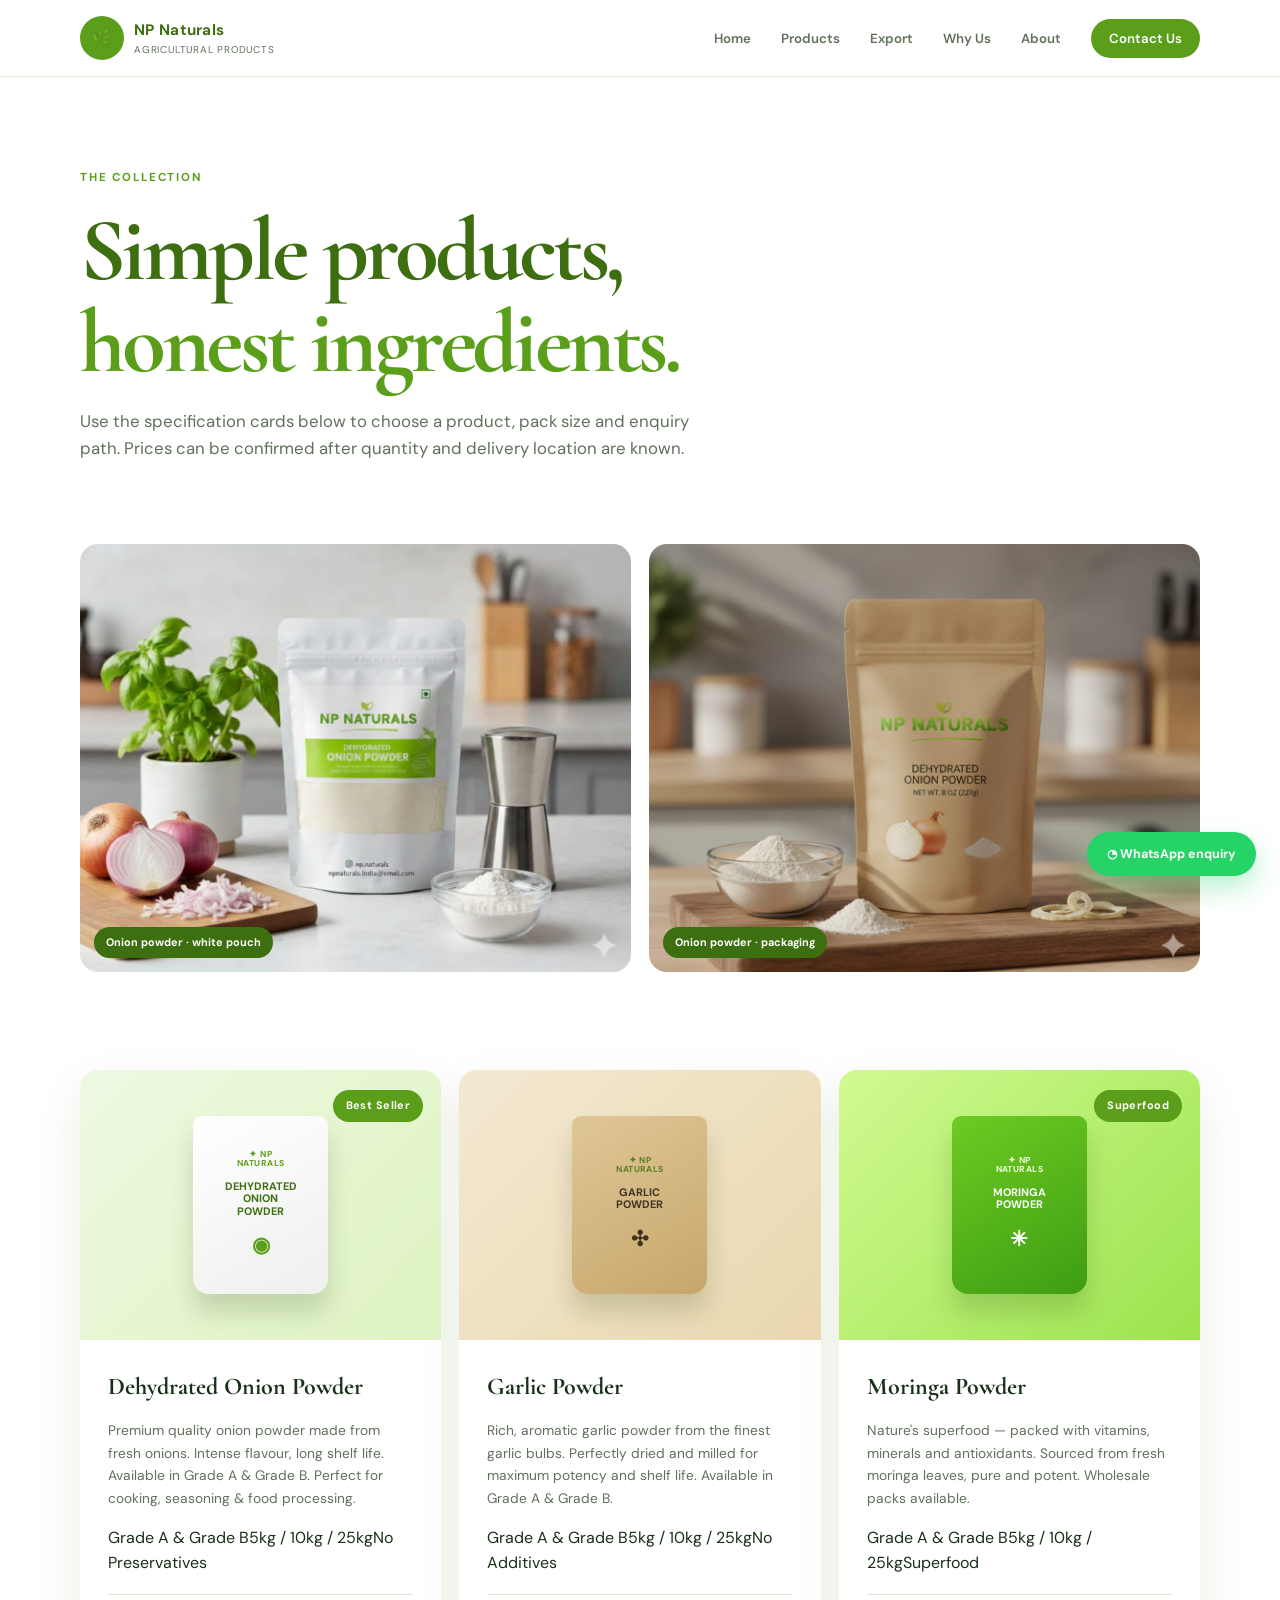
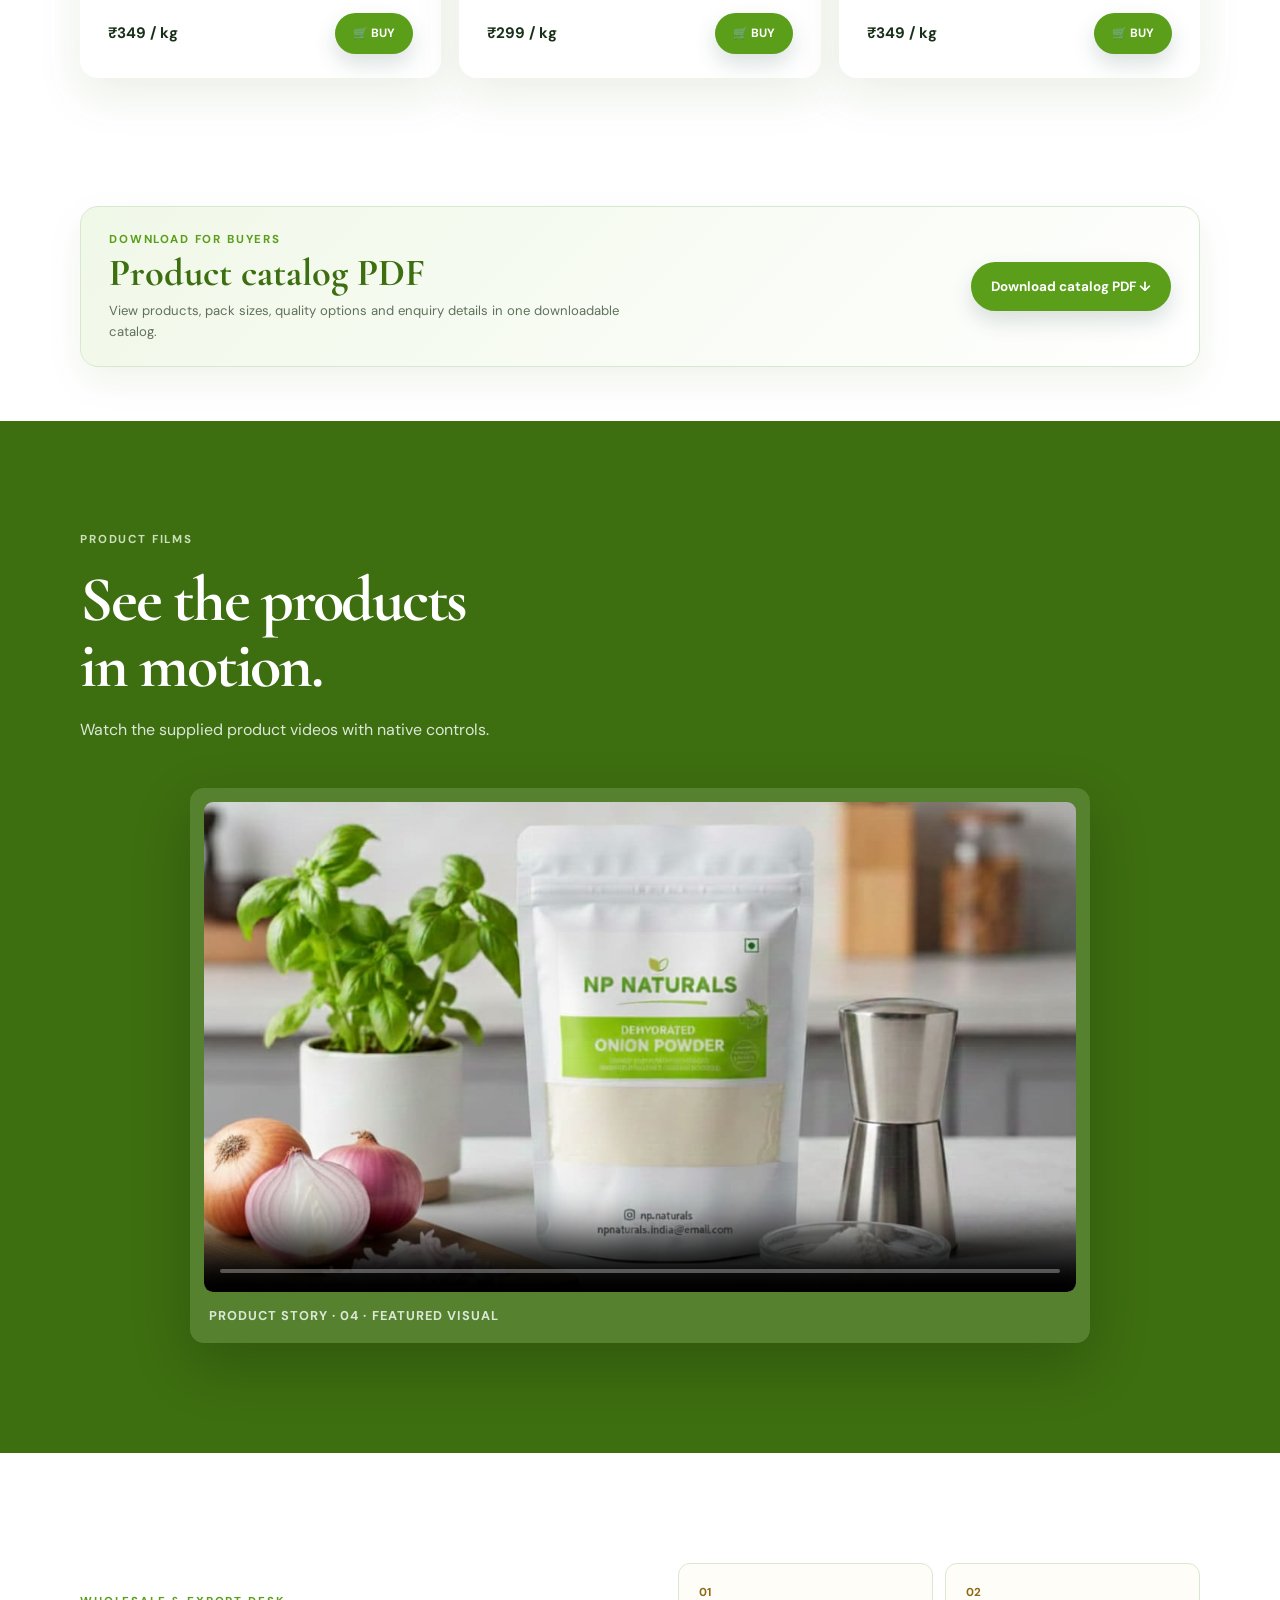
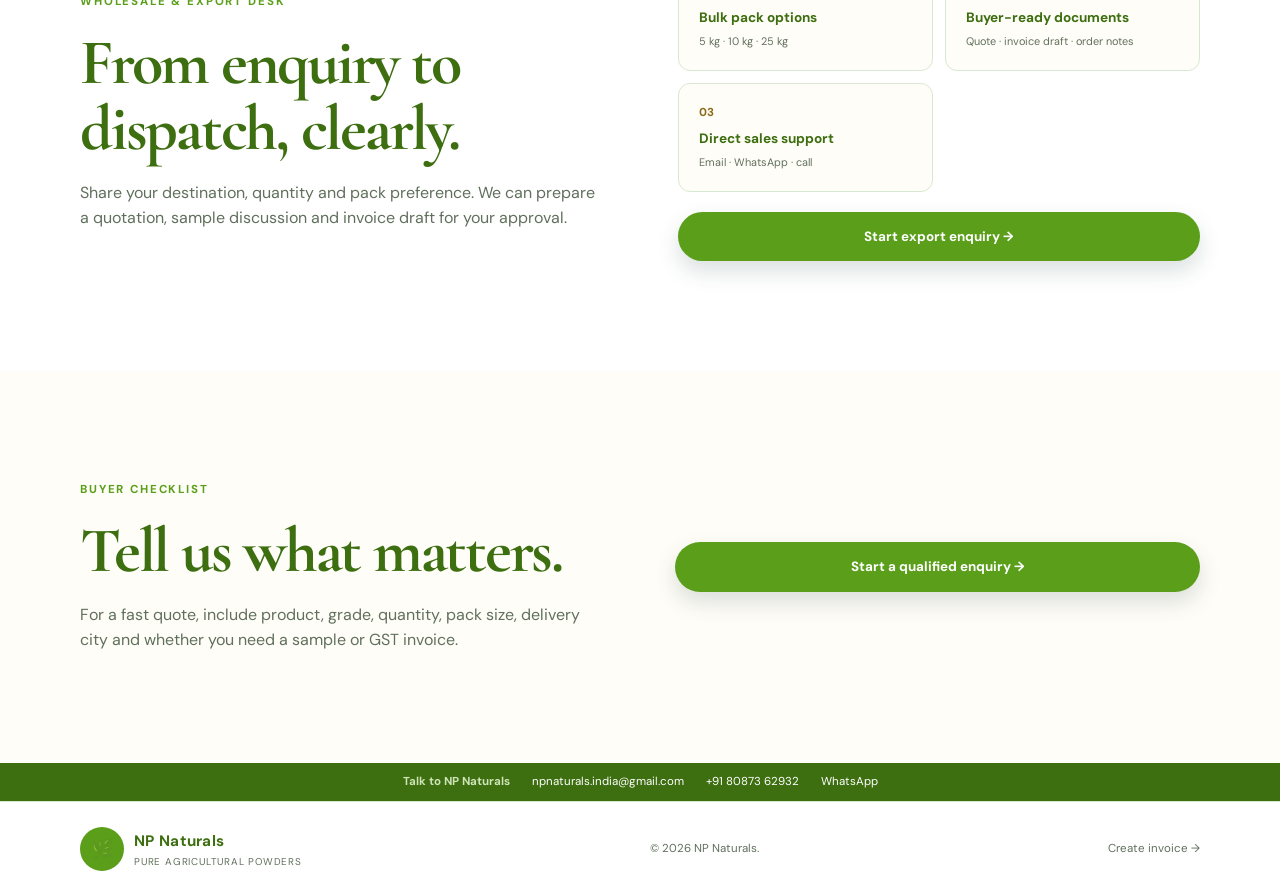
<file: products.html>
<!DOCTYPE html>
<html lang="en">

<head>
    <meta charset="UTF-8">
    <meta name="viewport" content="width=device-width, initial-scale=1.0">
    <meta name="description" content="Explore NP Naturals dehydrated onion, garlic and moringa powders.">
    <title>Products | NP Naturals</title>
    <link rel="preconnect" href="https://fonts.googleapis.com">
    <link rel="preconnect" href="https://fonts.gstatic.com" crossorigin>
    <link href="https://fonts.googleapis.com/css2?family=Cormorant+Garamond:wght@400;600;700&family=DM+Sans:wght@300;400;500;600;700&display=swap" rel="stylesheet">
    <link rel="stylesheet" href="style.css">
    <script src="script.js" defer></script>
</head>

<body><a class="skip-link" href="#main-content">Skip to content</a>
    <header class="site-header">
        <nav class="nav container" aria-label="Main navigation"><a class="brand" href="index.html"><span class="brand-mark" aria-hidden="true">🌿</span><span><strong>NP Naturals</strong><small>Agricultural products</small></span></a><button class="menu-button" type="button" aria-expanded="false" aria-controls="main-menu">☰ Menu</button>
            <ul class="nav-links" id="main-menu">
                <li><a href="index.html">Home</a></li>
                <li><a href="products.html">Products</a></li>
                <li><a href="export.html">Export</a></li>
                <li><a href="why-us.html">Why Us</a></li>
                <li><a href="about.html">About</a></li>
                <li><a href="contact.html" class="nav-cta">Contact Us</a></li>
            </ul>
        </nav>
    </header>
    <main id="main-content">
        <section class="page-hero section container">
            <p class="eyebrow">The collection</p>
            <h1>Simple products,<br><em>honest ingredients.</em></h1>
            <p>Use the specification cards below to choose a product, pack size and enquiry path. Prices can be confirmed after quantity and delivery location are known.</p>
        </section>
        <section class="section container product-gallery">
            <div class="product-photo reveal"><img src="assets/product-3.jpg" loading="lazy" alt="NP Naturals dehydrated onion powder white pouch with fresh onions"><span>Onion powder · white pouch</span></div>
            <div class="product-photo reveal"><img src="assets/product-4.jpg" loading="lazy" alt="NP Naturals dehydrated onion powder packaging"><span>Onion powder · packaging</span></div>
        </section>
        <section class="section container product-grid reference-product-grid">
            <article class="product-card reference-card reveal">
                <div class="reference-visual onion-visual"><span class="product-badge">Best Seller</span>
                    <div class="pack-art onion-pack"><small>✦ NP<br>NATURALS</small><strong>DEHYDRATED<br>ONION<br>POWDER</strong><b>◉</b></div>
                </div>
                <div class="product-info">
                    <h2>Dehydrated Onion Powder</h2>
                    <p>Premium quality onion powder made from fresh onions. Intense flavour, long shelf life. Available in Grade A & Grade B. Perfect for cooking, seasoning & food processing.</p>
                    <div class="product-tags"><span class="tag">Grade A & Grade B</span><span class="tag">5kg / 10kg / 25kg</span><span class="tag">No Preservatives</span></div>
                    <div class="reference-footer"><strong>₹349 / kg</strong><button class="button button-primary buy-button" type="button" data-product="Dehydrated Onion Powder" data-price="349">🛒 BUY</button></div>
                </div>
            </article>
            <article class="product-card reference-card reveal">
                <div class="reference-visual garlic-visual">
                    <div class="pack-art garlic-pack"><small>✦ NP<br>NATURALS</small><strong>GARLIC<br>POWDER</strong><b>✣</b></div>
                </div>
                <div class="product-info">
                    <h2>Garlic Powder</h2>
                    <p>Rich, aromatic garlic powder from the finest garlic bulbs. Perfectly dried and milled for maximum potency and shelf life. Available in Grade A & Grade B.</p>
                    <div class="product-tags"><span class="tag">Grade A & Grade B</span><span class="tag">5kg / 10kg / 25kg</span><span class="tag">No Additives</span></div>
                    <div class="reference-footer"><strong>₹299 / kg</strong><button class="button button-primary buy-button" type="button" data-product="Garlic Powder" data-price="299">🛒 BUY</button></div>
                </div>
            </article>
            <article class="product-card reference-card reveal">
                <div class="reference-visual moringa-visual"><span class="product-badge">Superfood</span>
                    <div class="pack-art moringa-pack"><small>✦ NP<br>NATURALS</small><strong>MORINGA<br>POWDER</strong><b>✳</b></div>
                </div>
                <div class="product-info">
                    <h2>Moringa Powder</h2>
                    <p>Nature's superfood — packed with vitamins, minerals and antioxidants. Sourced from fresh moringa leaves, pure and potent. Wholesale packs available.</p>
                    <div class="product-tags"><span class="tag">Grade A & Grade B</span><span class="tag">5kg / 10kg / 25kg</span><span class="tag">Superfood</span></div>
                    <div class="reference-footer"><strong>₹349 / kg</strong><button class="button button-primary buy-button" type="button" data-product="Moringa Powder" data-price="349">🛒 BUY</button></div>
                </div>
            </article>
        </section>
        <div class="catalog-download">
            <div>
                <p class="eyebrow">Download for buyers</p>
                <h2>Product catalog PDF</h2>
                <p>View products, pack sizes, quality options and enquiry details in one downloadable catalog.</p>
            </div><a class="button button-primary" href="assets/np-naturals-product-catalog.pdf" download>Download catalog PDF ↓</a>
        </div>
        <section class="section video-section">
            <div class="container">
                <div class="section-heading">
                    <p class="eyebrow">Product films</p>
                    <h2>See the products<br>in motion.</h2>
                    <p>Watch the supplied product videos with native controls.</p>
                </div>
                <div class="video-grid video-grid-single">
                    <div class="video-card video-card-featured"><video controls preload="metadata" poster="assets/product-3.jpg">
                            <source src="assets/video-4.mp4" type="video/mp4">Your browser does not support video playback.
                        </video>
                        <p>Product story · 04 · featured visual</p>
                    </div>
                </div>
            </div>
        </section>
        <section class="section export-panel">
            <div class="container export-layout">
                <div class="section-heading">
                    <p class="eyebrow">Wholesale & export desk</p>
                    <h2>From enquiry to dispatch, clearly.</h2>
                    <p>Share your destination, quantity and pack preference. We can prepare a quotation, sample discussion and invoice draft for your approval.</p>
                </div>
                <div class="export-points">
                    <div><strong>01</strong><span>Bulk pack options</span><small>5 kg · 10 kg · 25 kg</small></div>
                    <div><strong>02</strong><span>Buyer-ready documents</span><small>Quote · invoice draft · order notes</small></div>
                    <div><strong>03</strong><span>Direct sales support</span><small>Email · WhatsApp · call</small></div><a class="button button-primary" href="contact.html">Start export enquiry →</a>
                </div>
            </div>
        </section>
        <section class="section cream-panel">
            <div class="container two-column">
                <div class="section-heading">
                    <p class="eyebrow">Buyer checklist</p>
                    <h2>Tell us what matters.</h2>
                    <p>For a fast quote, include product, grade, quantity, pack size, delivery city and whether you need a sample or GST invoice.</p>
                </div><a class="button button-primary" href="contact.html">Start a qualified enquiry →</a>
            </div>
        </section>
        <div class="cart-modal" id="cart-modal" aria-hidden="true">
            <div class="cart-backdrop" data-close-cart></div>
            <section class="cart-panel" role="dialog" aria-modal="true" aria-labelledby="cart-title"><button class="cart-close" type="button" data-close-cart aria-label="Close cart">×</button>
                <div class="cart-step" data-cart-step="cart">
                    <p class="eyebrow">1 · Cart</p>
                    <h2 id="cart-title">Your order</h2>
                    <div id="cart-items" class="cart-items"></div>
                    <div class="cart-total"><span>Total</span><strong id="cart-total">₹0</strong></div><button class="button button-primary full-button" type="button" id="go-to-payment">Proceed to payment →</button>
                    <p class="form-note">Final delivery charges and payment details are confirmed by NP Naturals before dispatch.</p>
                </div>
                <div class="cart-step" data-cart-step="payment" hidden>
                    <p class="eyebrow">2 · Payment</p>
                    <h2>Complete your order</h2>
                    <div class="checkout-summary"><span>Order total</span><strong id="checkout-total">₹0</strong></div>
                    <div class="upi-payment">
                        <p class="payment-label">Pay securely by UPI</p>
                        <p class="payment-note">UPI ID: <strong>9322362932@ybl</strong></p>
                        <div class="upi-buttons"><a class="button button-primary payment-app-button" id="upi-any" href="#"><span class="app-icon upi-icon">UPI</span> Open UPI app</a><a class="button button-secondary payment-app-button" id="gpay" href="#"><span class="app-icon gpay-icon">G</span> Google Pay</a><a class="button button-secondary payment-app-button" id="phonepe" href="#"><span class="app-icon phonepe-icon">पे</span> PhonePe</a><a class="button button-secondary payment-app-button" id="paytm" href="#"><span class="app-icon paytm-icon">P</span> Paytm</a></div>
                        <div class="upi-qr-section">
                            <p>Or scan this QR code with your phone:</p>
                            <div class="upi-qr-box"><img id="upi-qr" width="180" height="180" alt="NP Naturals UPI QR code"></div><small>Open any UPI app → Scan QR → Pay</small>
                            <p class="secure-payment-note">The official app handles bank selection and authentication. NP Naturals never sees your bank password or UPI PIN.</p>
                        </div>
                    </div>
                    <form id="checkout-form" class="checkout-form"><label for="checkout-name">Full name <span>*</span></label><input id="checkout-name" name="name" required placeholder="Your name or company"><label for="checkout-phone">Phone / WhatsApp <span>*</span></label><input id="checkout-phone" name="phone" type="tel" required placeholder="+91 ..."><label for="checkout-address">Delivery address <span>*</span></label><textarea id="checkout-address" name="address" rows="3" required placeholder="City, district and PIN code"></textarea><label for="checkout-payment">Payment method</label><select id="checkout-payment" name="payment">
                            <option>UPI / QR</option>
                            <option>Bank transfer</option>
                            <option>Discuss with NP Naturals</option>
                        </select><button class="button button-primary full-button" type="submit">Send order on WhatsApp →</button><button class="button button-secondary full-button" type="button" id="back-to-cart">← Back to cart</button>
                        <p class="form-note" id="checkout-note">After payment, send the order details on WhatsApp so NP Naturals can confirm the order and delivery.</p>
                    </form>
                </div>
        </div>
        </section>
        </div>
    </main>
    <div class="global-contact-strip">
        <div class="container contact-strip-inner"><span>Talk to NP Naturals</span><a href="mailto:npnaturals.india@gmail.com">npnaturals.india@gmail.com</a><a href="tel:+918087362932">+91 80873 62932</a><a href="https://wa.me/918087362932" target="_blank" rel="noopener">WhatsApp</a></div>
    </div>
    <footer class="site-footer">
        <div class="container footer-row"><a class="brand" href="index.html"><span class="brand-mark" aria-hidden="true">🌿</span><span><strong>NP Naturals</strong><small>Pure agricultural powders</small></span></a>
            <p>© <span id="year"></span> NP Naturals.</p><a href="invoice.html" class="back-top">Create invoice →</a>
        </div>
    </footer><button class="floating-inquiry" id="open-inquiry" type="button" aria-controls="inquiry-modal" aria-expanded="false">◔ WhatsApp enquiry</button>
    <div class="inquiry-modal" id="inquiry-modal" aria-hidden="true">
        <div class="inquiry-backdrop" data-close-inquiry></div>
        <section class="inquiry-panel" role="dialog" aria-modal="true" aria-labelledby="inquiry-title"><button class="inquiry-close" type="button" data-close-inquiry aria-label="Close enquiry">×</button>
            <p class="eyebrow">Quick enquiry</p>
            <h2 id="inquiry-title">Talk to Nikhil.</h2>
            <p class="inquiry-contact-line"><a href="mailto:npnaturals.india@gmail.com">npnaturals.india@gmail.com</a><a href="tel:+918087362932">+91 80873 62932</a></p>
            <form id="quick-inquiry-form" class="quick-inquiry-form"><label for="quick-name">Your name / company <span>*</span></label><input id="quick-name" name="name" required placeholder="e.g. Priya Foods Pvt. Ltd."><label for="quick-email">Email address</label><input id="quick-email" name="email" type="email" placeholder="you@example.com"><label for="quick-phone">Phone / WhatsApp <span>*</span></label><input id="quick-phone" name="phone" type="tel" required placeholder="+91 ..."><label for="quick-product">Product interest</label><select id="quick-product" name="product">
                    <option>Dehydrated Onion Powder</option>
                    <option>Garlic Powder</option>
                    <option>Moringa Powder</option>
                    <option>Custom / bulk order</option>
                </select><label for="quick-message">Message <span>*</span></label><textarea id="quick-message" name="message" rows="4" required placeholder="Tell us your quantity, pack size or sample requirement..."></textarea><button class="button button-primary full-button" type="submit">Send WhatsApp enquiry →</button>
                <p class="form-note">WhatsApp opens with your message ready to send.</p>
            </form>
        </section>
    </div>
</body>

</html>
</file>
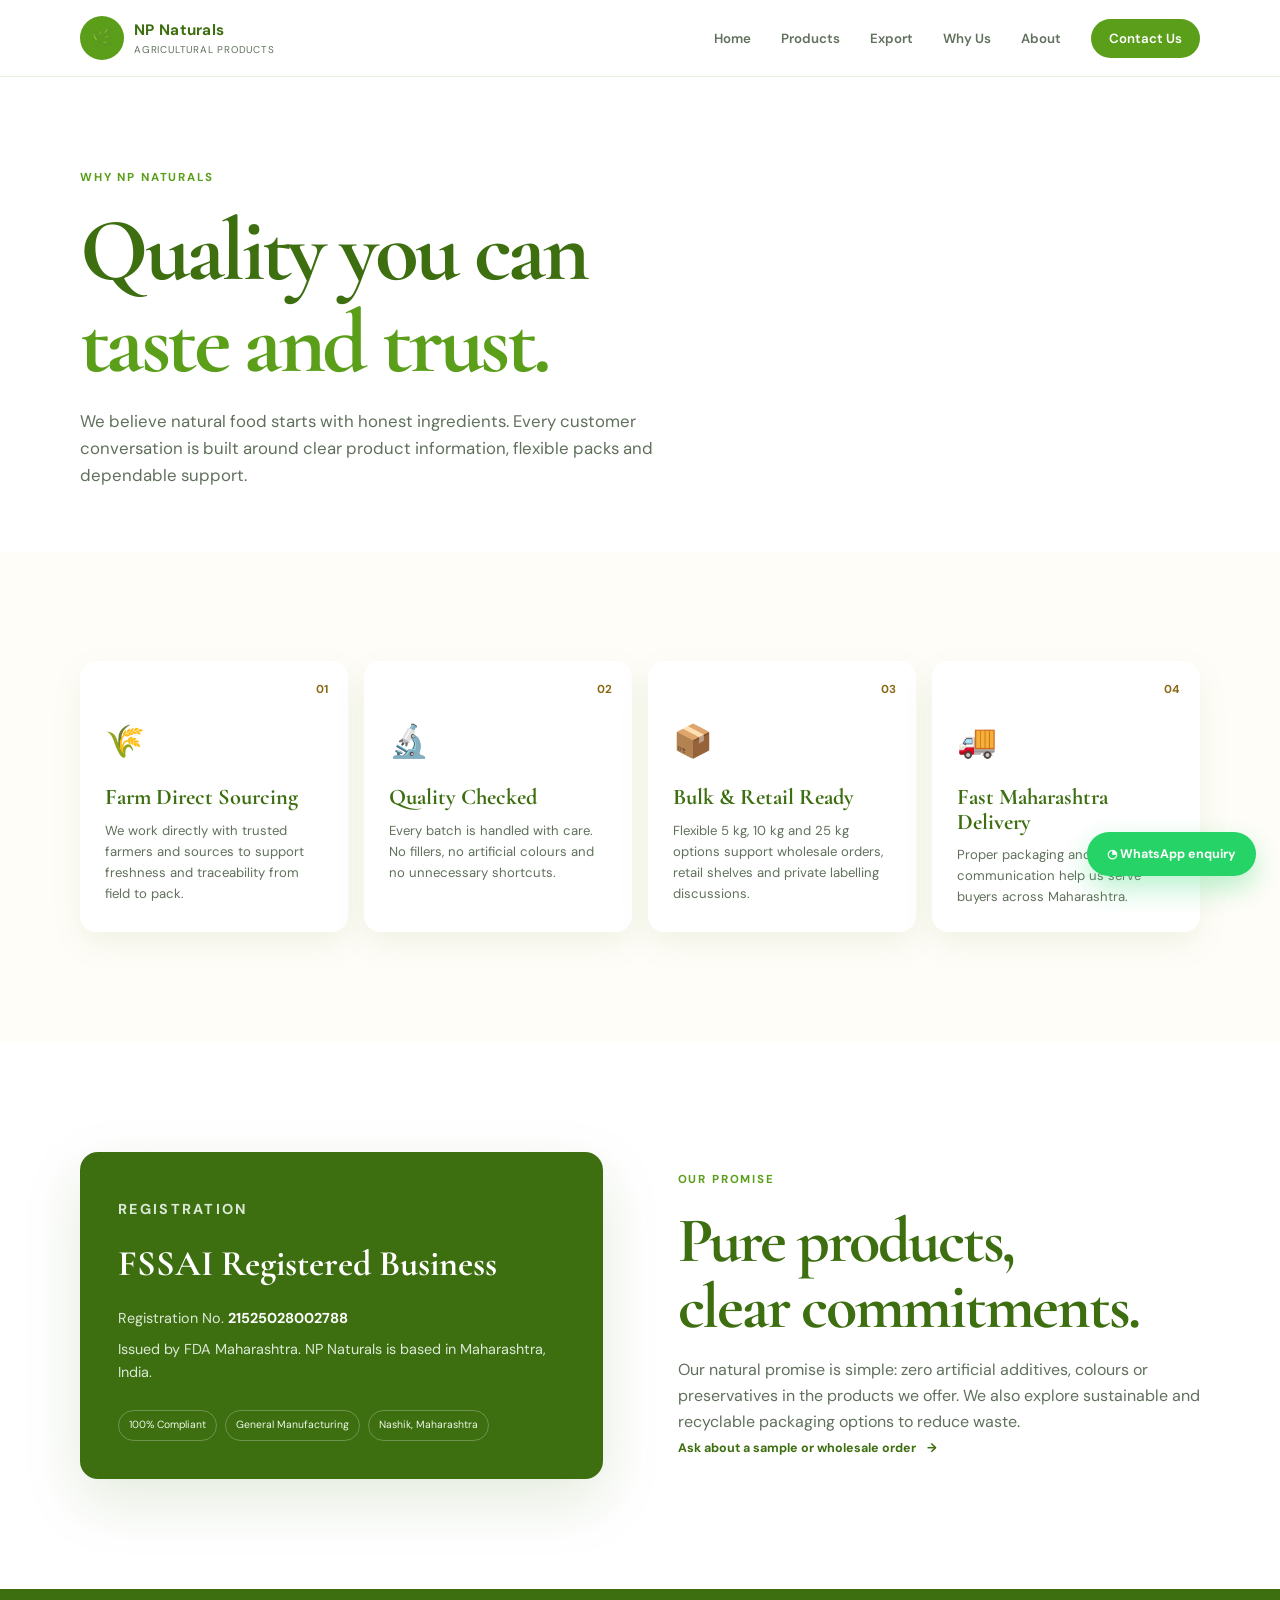
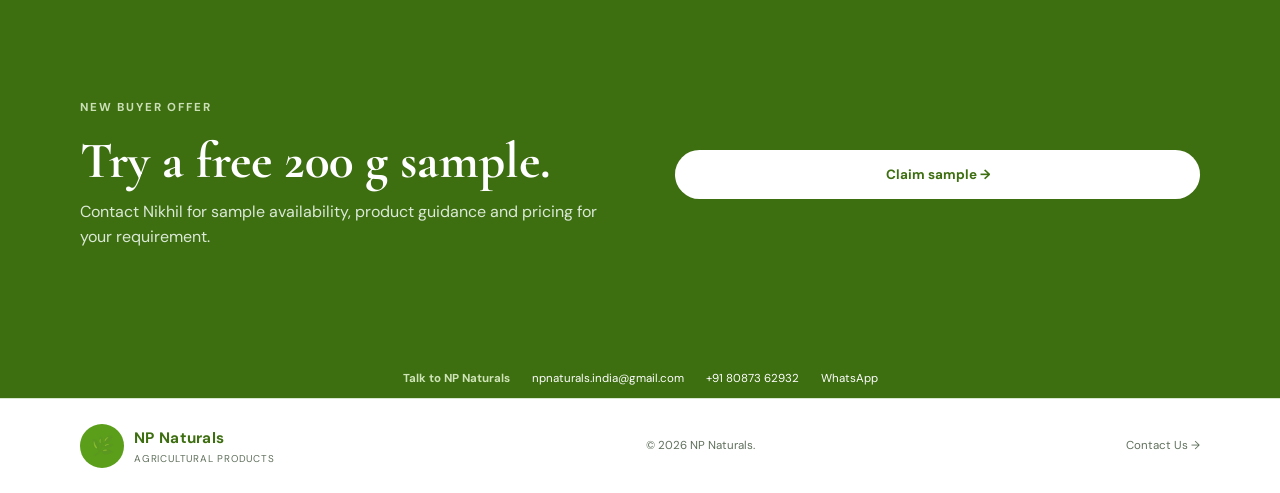
<file: why-us.html>
<!doctype html>
<html lang="en">
  <head>
    <meta charset="UTF-8" />
    <meta name="viewport" content="width=device-width, initial-scale=1.0" />
    <meta
      name="description"
      content="Why choose NP Naturals for pure dehydrated agricultural powders."
    />
    <title>Why Us | NP Naturals</title>
    <link rel="preconnect" href="https://fonts.googleapis.com" />
    <link rel="preconnect" href="https://fonts.gstatic.com" crossorigin />
    <link
      href="https://fonts.googleapis.com/css2?family=Cormorant+Garamond:wght@400;600;700&family=DM+Sans:wght@300;400;500;600;700&display=swap"
      rel="stylesheet"
    />
    <link rel="stylesheet" href="style.css" />
    <script src="script.js" defer></script>
  </head>
  <body>
    <a class="skip-link" href="#main-content">Skip to content</a>
    <header class="site-header">
      <nav class="nav container" aria-label="Main navigation">
        <a class="brand" href="index.html"
          ><span class="brand-mark" aria-hidden="true">🌿</span
          ><span
            ><strong>NP Naturals</strong
            ><small>Agricultural products</small></span
          ></a
        ><button
          class="menu-button"
          type="button"
          aria-expanded="false"
          aria-controls="main-menu"
        >
          ☰ Menu
        </button>
        <ul class="nav-links" id="main-menu">
          <li><a href="index.html">Home</a></li>
          <li><a href="products.html">Products</a></li>
          <li><a href="export.html">Export</a></li>
          <li><a href="why-us.html">Why Us</a></li>
          <li><a href="about.html">About</a></li>
          <li><a href="contact.html" class="nav-cta">Contact Us</a></li>
        </ul>
      </nav>
    </header>
    <main id="main-content">
      <section class="page-hero section container">
        <p class="eyebrow">Why NP Naturals</p>
        <h1>Quality you can<br /><em>taste and trust.</em></h1>
        <p>
          We believe natural food starts with honest ingredients. Every customer
          conversation is built around clear product information, flexible packs
          and dependable support.
        </p>
      </section>
      <section class="section cream-panel">
        <div class="container feature-grid">
          <article class="feature-card reveal">
            <span class="feature-number">01</span>
            <div class="feature-icon">🌾</div>
            <h2>Farm Direct Sourcing</h2>
            <p>
              We work directly with trusted farmers and sources to support
              freshness and traceability from field to pack.
            </p>
          </article>
          <article class="feature-card reveal">
            <span class="feature-number">02</span>
            <div class="feature-icon">🔬</div>
            <h2>Quality Checked</h2>
            <p>
              Every batch is handled with care. No fillers, no artificial
              colours and no unnecessary shortcuts.
            </p>
          </article>
          <article class="feature-card reveal">
            <span class="feature-number">03</span>
            <div class="feature-icon">📦</div>
            <h2>Bulk & Retail Ready</h2>
            <p>
              Flexible 5 kg, 10 kg and 25 kg options support wholesale orders,
              retail shelves and private labelling discussions.
            </p>
          </article>
          <article class="feature-card reveal">
            <span class="feature-number">04</span>
            <div class="feature-icon">🚚</div>
            <h2>Fast Maharashtra Delivery</h2>
            <p>
              Proper packaging and responsive communication help us serve buyers
              across Maharashtra.
            </p>
          </article>
        </div>
      </section>
      <section class="section container trust-layout">
        <div class="trust-card reveal">
          <p class="eyebrow">Registration</p>
          <h2>FSSAI Registered Business</h2>
          <p>Registration No. <strong>21525028002788</strong></p>
          <p>
            Issued by FDA Maharashtra. NP Naturals is based in Maharashtra,
            India.
          </p>
          <div class="trust-badges">
            <span>100% Compliant</span><span>General Manufacturing</span
            ><span>Nashik, Maharashtra</span>
          </div>
        </div>
        <div class="section-heading reveal">
          <p class="eyebrow">Our promise</p>
          <h2>Pure products,<br />clear commitments.</h2>
          <p>
            Our natural promise is simple: zero artificial additives, colours or
            preservatives in the products we offer. We also explore sustainable
            and recyclable packaging options to reduce waste.
          </p>
          <a class="text-link" href="contact.html"
            >Ask about a sample or wholesale order <span>→</span></a
          >
        </div>
      </section>
      <section class="section green-banner">
        <div class="container two-column">
          <div>
            <p class="eyebrow">New buyer offer</p>
            <h2>Try a free 200 g sample.</h2>
            <p>
              Contact Nikhil for sample availability, product guidance and
              pricing for your requirement.
            </p>
          </div>
          <a class="button button-light" href="contact.html">Claim sample →</a>
        </div>
      </section>
    </main>
    <div class="global-contact-strip">
      <div class="container contact-strip-inner">
        <span>Talk to NP Naturals</span
        ><a href="mailto:npnaturals.india@gmail.com"
          >npnaturals.india@gmail.com</a
        ><a href="tel:+918087362932">+91 80873 62932</a
        ><a href="https://wa.me/918087362932" target="_blank" rel="noopener"
          >WhatsApp</a
        >
      </div>
    </div>
    <footer class="site-footer">
      <div class="container footer-row">
        <a class="brand" href="index.html"
          ><span class="brand-mark" aria-hidden="true">🌿</span
          ><span
            ><strong>NP Naturals</strong
            ><small>Agricultural products</small></span
          ></a
        >
        <p>© <span id="year"></span> NP Naturals.</p>
        <a href="contact.html" class="back-top">Contact Us →</a>
      </div>
    </footer>
    <button
      class="floating-inquiry"
      id="open-inquiry"
      type="button"
      aria-controls="inquiry-modal"
      aria-expanded="false"
    >
      ◔ WhatsApp enquiry
    </button>
    <div class="inquiry-modal" id="inquiry-modal" aria-hidden="true">
      <div class="inquiry-backdrop" data-close-inquiry></div>
      <section
        class="inquiry-panel"
        role="dialog"
        aria-modal="true"
        aria-labelledby="inquiry-title"
      >
        <button
          class="inquiry-close"
          type="button"
          data-close-inquiry
          aria-label="Close enquiry"
        >
          ×
        </button>
        <p class="eyebrow">Quick enquiry</p>
        <h2 id="inquiry-title">Talk to Nikhil.</h2>
        <p class="inquiry-contact-line">
          <a href="mailto:npnaturals.india@gmail.com"
            >npnaturals.india@gmail.com</a
          ><a href="tel:+918087362932">+91 80873 62932</a>
        </p>
        <form id="quick-inquiry-form" class="quick-inquiry-form">
          <label for="quick-name">Your name / company <span>*</span></label
          ><input
            id="quick-name"
            name="name"
            required
            placeholder="e.g. Priya Foods Pvt. Ltd."
          /><label for="quick-email">Email address</label
          ><input
            id="quick-email"
            name="email"
            type="email"
            placeholder="you@example.com"
          /><label for="quick-phone">Phone / WhatsApp <span>*</span></label
          ><input
            id="quick-phone"
            name="phone"
            type="tel"
            required
            placeholder="+91 ..."
          /><label for="quick-product">Product interest</label
          ><select id="quick-product" name="product">
            <option>Dehydrated Onion Powder</option>
            <option>Garlic Powder</option>
            <option>Moringa Powder</option>
            <option>Custom / bulk order</option></select
          ><label for="quick-message">Message <span>*</span></label
          ><textarea
            id="quick-message"
            name="message"
            rows="4"
            required
            placeholder="Tell us your quantity, pack size or sample requirement..."
          ></textarea
          ><button class="button button-primary full-button" type="submit">
            Send WhatsApp enquiry →
          </button>
          <p class="form-note">
            WhatsApp opens with your message ready to send.
          </p>
        </form>
      </section>
    </div>
  </body>
</html>
</file>
<file: style.css>
:root {
  --forest: #173f36;
  --forest-dark: #0e2d27;
  --leaf: #477d51;
  --mint: #dfeee2;
  --cream: #f7f4ed;
  --sand: #e8dfcd;
  --ink: #17201d;
  --muted: #68716c;
  --white: #fff;
  --line: #d8dfd8;
  --accent: #c98943;
  --shadow: 0 22px 60px rgba(23, 63, 54, 0.12);
}
* {
  box-sizing: border-box;
  margin: 0;
}
html {
  scroll-behavior: smooth;
}
body {
  font-family: "DM Sans", Arial, sans-serif;
  color: var(--ink);
  background: var(--white);
  line-height: 1.6;
}
a {
  color: inherit;
}
button,
input,
select,
textarea {
  font: inherit;
}
.container {
  width: min(1120px, 90%);
  margin-inline: auto;
}
.section {
  padding: 110px 0;
}
.skip-link {
  position: absolute;
  left: -999px;
  top: 8px;
  background: var(--forest);
  color: #fff;
  padding: 8px 14px;
  z-index: 30;
}
.skip-link:focus {
  left: 8px;
}
.site-header {
  position: sticky;
  top: 0;
  z-index: 20;
  background: rgba(255, 255, 255, 0.92);
  backdrop-filter: blur(14px);
  border-bottom: 1px solid rgba(216, 223, 216, 0.8);
}
.nav {
  min-height: 76px;
  display: flex;
  align-items: center;
  justify-content: space-between;
  gap: 24px;
}
.brand {
  display: flex;
  align-items: center;
  gap: 10px;
  text-decoration: none;
  color: var(--forest);
}
.brand-mark {
  display: grid;
  place-items: center;
  width: 38px;
  height: 38px;
  border-radius: 50%;
  background: var(--forest);
  color: #fff;
  font-size: 0.75rem;
  font-weight: 700;
  letter-spacing: -1px;
}
.brand strong,
.brand small {
  display: block;
}
.brand strong {
  font-size: 0.95rem;
  letter-spacing: 0.02em;
}
.brand small {
  color: var(--muted);
  font-size: 0.62rem;
  letter-spacing: 0.08em;
  text-transform: uppercase;
}
.nav-links {
  display: flex;
  align-items: center;
  gap: 30px;
  list-style: none;
}
.nav-links a {
  text-decoration: none;
  font-size: 0.83rem;
  font-weight: 600;
  color: var(--muted);
}
.nav-links a:hover {
  color: var(--forest);
}
.nav-links .nav-cta {
  background: var(--forest);
  color: #fff;
  padding: 11px 18px;
  border-radius: 99px;
}
.menu-button {
  display: none;
  border: 1px solid var(--line);
  background: transparent;
  border-radius: 99px;
  padding: 8px 14px;
  color: var(--forest);
  font-weight: 600;
}
.hero {
  min-height: 650px;
  display: grid;
  grid-template-columns: 1.05fr 0.95fr;
  gap: 80px;
  align-items: center;
  padding-top: 80px;
  padding-bottom: 80px;
}
.eyebrow {
  color: var(--leaf);
  font-size: 0.72rem;
  font-weight: 700;
  letter-spacing: 0.16em;
  text-transform: uppercase;
  margin-bottom: 18px;
}
.hero h1,
.section-heading h2 {
  font-family: "Cormorant Garamond", Georgia, serif;
  color: var(--forest);
  line-height: 1.03;
  letter-spacing: -0.035em;
}
.hero h1 {
  font-size: clamp(3.2rem, 7vw, 6.4rem);
  margin-bottom: 24px;
}
.hero h1 em {
  font-style: normal;
  color: var(--leaf);
}
.hero-text {
  max-width: 540px;
  color: var(--muted);
  font-size: 1.05rem;
  margin-bottom: 30px;
}
.button-row {
  display: flex;
  flex-wrap: wrap;
  gap: 12px;
}
.button {
  display: inline-flex;
  align-items: center;
  justify-content: center;
  gap: 12px;
  border: 0;
  border-radius: 99px;
  padding: 14px 20px;
  font-weight: 700;
  font-size: 0.84rem;
  text-decoration: none;
  cursor: pointer;
  transition:
    transform 0.2s,
    background 0.2s,
    box-shadow 0.2s;
}
.button:hover {
  transform: translateY(-2px);
}
.button-primary {
  background: var(--forest);
  color: #fff;
  box-shadow: 0 10px 22px rgba(23, 63, 54, 0.16);
}
.button-primary:hover {
  background: var(--forest-dark);
}
.button-secondary {
  border: 1px solid var(--line);
  color: var(--forest);
  background: #fff;
}
.hero-facts {
  display: flex;
  gap: 34px;
  margin-top: 58px;
}
.hero-facts dt {
  font-family: "Cormorant Garamond", serif;
  color: var(--forest);
  font-size: 1.6rem;
  font-weight: 700;
}
.hero-facts dd {
  color: var(--muted);
  font-size: 0.7rem;
  text-transform: uppercase;
  letter-spacing: 0.08em;
}
.hero-art {
  min-height: 470px;
  position: relative;
  display: grid;
  place-items: center;
  background: var(--mint);
  border-radius: 50% 50% 48% 52%/46% 44% 56% 54%;
}
.powder-card {
  width: min(290px, 68%);
  padding: 25px 24px 30px;
  background: var(--cream);
  border: 9px solid #f1eadb;
  border-radius: 15px;
  box-shadow: var(--shadow);
  text-align: center;
  transform: rotate(-4deg);
  position: relative;
  z-index: 2;
}
.card-kicker {
  display: inline-block;
  color: var(--accent);
  font-size: 0.65rem;
  font-weight: 700;
  text-transform: uppercase;
  letter-spacing: 0.12em;
  border-bottom: 1px solid var(--accent);
  padding-bottom: 5px;
}
.powder-bowl {
  width: 128px;
  height: 80px;
  margin: 25px auto 22px;
  background: radial-gradient(
    ellipse at 50% 34%,
    #f7ebbe 0 33%,
    #d7b56b 35% 54%,
    #93632e 56% 100%
  );
  border-radius: 50% 50% 44% 44%;
  position: relative;
}
.powder-bowl:after {
  content: "";
  position: absolute;
  left: 20px;
  right: 20px;
  bottom: 7px;
  height: 14px;
  border-radius: 50%;
  background: rgba(23, 63, 54, 0.18);
}
.powder-bowl span {
  color: #fff;
  position: relative;
  top: 21px;
  font-size: 1.2rem;
}
.card-label {
  font-size: 0.65rem;
  letter-spacing: 0.18em;
  color: var(--leaf);
  font-weight: 700;
}
.powder-card h2 {
  font-family: "Cormorant Garamond", serif;
  color: var(--forest);
  font-size: 1.8rem;
  line-height: 1.05;
  margin: 9px 0;
}
.powder-card > p:last-child {
  font-size: 0.72rem;
  color: var(--muted);
}
.art-orbit {
  position: absolute;
  border: 1px solid rgba(71, 125, 81, 0.28);
  border-radius: 50%;
}
.orbit-one {
  width: 78%;
  height: 44%;
  transform: rotate(35deg);
}
.orbit-two {
  width: 62%;
  height: 76%;
  transform: rotate(-40deg);
}
.art-note {
  position: absolute;
  background: #fff;
  padding: 9px 13px;
  border-radius: 99px;
  color: var(--forest);
  font-size: 0.7rem;
  font-weight: 700;
  box-shadow: 0 8px 22px rgba(23, 63, 54, 0.1);
  z-index: 3;
}
.note-top {
  top: 14%;
  right: 3%;
}
.note-bottom {
  bottom: 14%;
  left: 2%;
}
.trust-strip {
  background: var(--forest);
  color: #fff;
}
.trust-items {
  display: flex;
  justify-content: space-between;
  gap: 20px;
  flex-wrap: wrap;
  padding: 20px 0;
}
.trust-items span {
  font-size: 0.72rem;
  letter-spacing: 0.05em;
}
.trust-items b {
  color: #a9d2ac;
  margin-right: 8px;
}
.section-heading {
  max-width: 610px;
}
.section-heading h2 {
  font-size: clamp(2.5rem, 5vw, 4.4rem);
  margin-bottom: 18px;
}
.section-heading > p:not(.eyebrow) {
  color: var(--muted);
  max-width: 530px;
}
.product-grid {
  display: grid;
  grid-template-columns: repeat(3, 1fr);
  gap: 18px;
  margin-top: 58px;
}
.product-card {
  padding: 28px;
  border: 1px solid var(--line);
  border-radius: 18px;
  transition:
    transform 0.2s,
    box-shadow 0.2s;
}
.product-card:hover {
  transform: translateY(-5px);
  box-shadow: var(--shadow);
}
.product-card.featured {
  background: var(--forest);
  color: #fff;
  border-color: var(--forest);
}
.product-icon {
  width: 48px;
  height: 48px;
  display: grid;
  place-items: center;
  border-radius: 50%;
  font-size: 1.65rem;
  margin-bottom: 44px;
  background: var(--mint);
  color: var(--forest);
}
.featured .product-icon {
  background: #d3e5bd;
}
.product-number {
  font-size: 0.66rem;
  letter-spacing: 0.12em;
  color: var(--leaf);
  font-weight: 700;
  margin-bottom: 12px;
}
.featured .product-number {
  color: #b9d5ac;
}
.product-card h3 {
  font-family: "Cormorant Garamond", serif;
  font-size: 1.75rem;
  line-height: 1.1;
  margin-bottom: 14px;
}
.product-card > p:not(.product-number) {
  color: var(--muted);
  font-size: 0.86rem;
  min-height: 84px;
}
.featured > p:not(.product-number) {
  color: #c8d8d0;
}
.product-card ul {
  border-top: 1px solid var(--line);
  list-style: none;
  margin: 24px 0;
  padding-top: 18px;
  display: flex;
  flex-wrap: wrap;
  gap: 8px;
}
.featured ul {
  border-color: rgba(255, 255, 255, 0.18);
}
.product-card li {
  background: var(--cream);
  color: var(--forest);
  border-radius: 99px;
  padding: 4px 9px;
  font-size: 0.66rem;
  font-weight: 700;
}
.featured li {
  background: rgba(255, 255, 255, 0.1);
  color: #e8f0e8;
}
.text-link {
  color: var(--forest);
  font-size: 0.78rem;
  font-weight: 700;
  text-decoration: none;
}
.featured .text-link {
  color: #fff;
}
.text-link span {
  margin-left: 8px;
}
.process-section {
  background: var(--cream);
}
.process-layout,
.about-layout,
.contact-layout {
  display: grid;
  grid-template-columns: 1fr 1fr;
  gap: 100px;
  align-items: center;
}
.process-list {
  border-top: 1px solid var(--line);
}
.process-item {
  display: flex;
  gap: 22px;
  padding: 25px 0;
  border-bottom: 1px solid var(--line);
}
.process-item > span {
  color: var(--accent);
  font-size: 0.78rem;
  font-weight: 700;
}
.process-item h3 {
  font-family: "Cormorant Garamond", serif;
  font-size: 1.4rem;
  color: var(--forest);
  margin-bottom: 5px;
}
.process-item p {
  color: var(--muted);
  font-size: 0.86rem;
}
.about-section {
  background: var(--forest);
  color: #fff;
}
.about-section .section-heading h2 {
  color: #fff;
}
.about-section .section-heading > p:not(.eyebrow) {
  color: #c8d8d0;
  margin-bottom: 18px;
}
.about-section .eyebrow {
  color: #b9d5ac;
}
.about-section strong {
  color: #fff;
}
.about-stamp {
  width: 260px;
  height: 260px;
  border: 1px solid rgba(255, 255, 255, 0.28);
  border-radius: 50%;
  display: grid;
  place-items: center;
  align-content: center;
  gap: 5px;
  transform: rotate(-12deg);
  color: #cce1c2;
}
.about-stamp span {
  font-family: "Cormorant Garamond", serif;
  font-size: 4.5rem;
  line-height: 1;
}
.about-stamp small {
  text-align: center;
  font-size: 0.6rem;
  letter-spacing: 0.16em;
}
.about-section .text-link {
  color: #d6ebce;
}
.contact-section {
  background: var(--cream);
}
.contact-details {
  display: grid;
  gap: 7px;
  margin-top: 30px;
}
.contact-details a {
  color: var(--forest);
  font-weight: 700;
  text-decoration: none;
}
.contact-details span {
  color: var(--muted);
  font-size: 0.8rem;
}
.quote-form {
  background: #fff;
  padding: 30px;
  border-radius: 18px;
  box-shadow: var(--shadow);
}
.quote-form label {
  display: block;
  color: var(--forest);
  font-size: 0.76rem;
  font-weight: 700;
  margin: 14px 0 6px;
}
.quote-form label:first-child {
  margin-top: 0;
}
.quote-form label span {
  color: #b15f37;
}
.quote-form input,
.quote-form select,
.quote-form textarea {
  width: 100%;
  border: 1px solid var(--line);
  border-radius: 8px;
  padding: 12px;
  background: #fff;
  color: var(--ink);
  outline: none;
}
.quote-form input:focus,
.quote-form select:focus,
.quote-form textarea:focus {
  border-color: var(--leaf);
  box-shadow: 0 0 0 3px rgba(71, 125, 81, 0.12);
}
.quote-form .button {
  margin-top: 18px;
}
.form-note {
  color: var(--muted);
  font-size: 0.68rem;
  margin-top: 14px;
}
.site-footer {
  padding: 25px 0;
  border-top: 1px solid var(--line);
}
.footer-row {
  display: flex;
  align-items: center;
  justify-content: space-between;
  gap: 20px;
}
.footer-row p,
.back-top {
  color: var(--muted);
  font-size: 0.72rem;
}
.back-top {
  text-decoration: none;
}
.reveal {
  opacity: 0;
  transform: translateY(16px);
  transition:
    opacity 0.7s ease,
    transform 0.7s ease;
}
.reveal.visible {
  opacity: 1;
  transform: none;
}
@media (max-width: 820px) {
  .nav-links {
    display: none;
    position: absolute;
    top: 76px;
    left: 0;
    right: 0;
    background: #fff;
    padding: 20px 5%;
    border-bottom: 1px solid var(--line);
    flex-direction: column;
    align-items: flex-start;
    gap: 18px;
  }
  .nav-links.open {
    display: flex;
  }
  .menu-button {
    display: block;
  }
  .hero {
    grid-template-columns: 1fr;
    gap: 45px;
  }
  .hero-art {
    min-height: 380px;
  }
  .product-grid {
    grid-template-columns: 1fr 1fr;
  }
  .process-layout,
  .about-layout,
  .contact-layout {
    grid-template-columns: 1fr;
    gap: 45px;
  }
  .about-stamp {
    width: 180px;
    height: 180px;
  }
  .about-stamp span {
    font-size: 3.4rem;
  }
}
@media (max-width: 560px) {
  .section {
    padding: 75px 0;
  }
  .hero {
    padding-top: 55px;
  }
  .hero h1 {
    font-size: 3.4rem;
  }
  .hero-facts {
    gap: 17px;
    justify-content: space-between;
  }
  .hero-facts dt {
    font-size: 1.3rem;
  }
  .hero-facts dd {
    font-size: 0.58rem;
  }
  .product-grid {
    grid-template-columns: 1fr;
  }
  .product-card > p:not(.product-number) {
    min-height: 0;
  }
  .trust-items {
    display: grid;
    grid-template-columns: 1fr 1fr;
  }
  .footer-row {
    flex-direction: column;
    align-items: flex-start;
  }
  .footer-row .back-top {
    align-self: flex-end;
  }
  .powder-card {
    width: 68%;
  }
}
@media (prefers-reduced-motion: reduce) {
  html {
    scroll-behavior: auto;
  }
  .reveal {
    opacity: 1;
    transform: none;
    transition: none;
  }
  .button,
  .product-card {
    transition: none;
  }
}

/* Multi-page additions */
.page-hero {
  padding-top: 92px;
  padding-bottom: 62px;
}
.page-hero h1 {
  font-family: "Cormorant Garamond", Georgia, serif;
  color: var(--forest);
  font-size: clamp(3rem, 7vw, 6rem);
  line-height: 1.02;
  letter-spacing: -0.04em;
  margin-bottom: 20px;
}
.page-hero h1 em {
  font-style: normal;
  color: var(--leaf);
}
.page-hero > p:last-child {
  max-width: 620px;
  color: var(--muted);
  font-size: 1.05rem;
}
.nav-links a.active {
  color: var(--forest);
}
.split-callout,
.two-column {
  display: grid;
  grid-template-columns: 1fr 1fr;
  gap: 70px;
  align-items: center;
}
.mini-flow {
  display: grid;
  grid-template-columns: 1fr 1fr;
  gap: 12px;
}
.mini-flow span {
  padding: 22px;
  border: 1px solid var(--line);
  border-radius: 12px;
  color: var(--forest);
  font-weight: 700;
  background: var(--cream);
}
.mini-flow span:nth-child(2) {
  background: var(--mint);
}
.mini-flow span:nth-child(3) {
  background: #f1e5d4;
}
.mini-flow span:nth-child(4) {
  background: var(--forest);
  color: #fff;
}
.spec-table {
  display: grid;
  grid-template-columns: 1fr 1fr;
  gap: 8px 16px;
  border-top: 1px solid var(--line);
  padding: 18px 0;
  margin: 22px 0;
}
.spec-table span {
  color: var(--muted);
  font-size: 0.72rem;
}
.spec-table b {
  font-size: 0.72rem;
  text-align: right;
}
.featured .spec-table {
  border-color: rgba(255, 255, 255, 0.18);
}
.featured .spec-table span {
  color: #c8d8d0;
}
.featured .spec-table b {
  color: #fff;
}
.button-light {
  background: #fff;
  color: var(--forest);
}
.cream-panel {
  background: var(--cream);
}
.process-layout {
  display: grid;
  grid-template-columns: 1.1fr 0.9fr;
  gap: 90px;
  align-items: center;
}
.about-stamp {
  width: 260px;
  height: 260px;
  border: 1px solid rgba(23, 63, 54, 0.35);
  border-radius: 50%;
  display: grid;
  place-items: center;
  align-content: center;
  gap: 5px;
  transform: rotate(-12deg);
  color: var(--leaf);
  margin: auto;
}
.about-stamp span {
  font-family: "Cormorant Garamond", serif;
  font-size: 4.5rem;
  line-height: 1;
}
.about-stamp small {
  text-align: center;
  font-size: 0.6rem;
  letter-spacing: 0.16em;
}
.proof-grid {
  display: grid;
  grid-template-columns: 1fr 1fr;
  gap: 14px;
}
.proof-grid div {
  padding: 22px;
  background: var(--cream);
  border-radius: 12px;
}
.proof-grid strong,
.proof-grid span {
  display: block;
}
.proof-grid strong {
  font-family: "Cormorant Garamond", serif;
  color: var(--forest);
  font-size: 1.5rem;
}
.proof-grid span {
  color: var(--muted);
  font-size: 0.7rem;
  text-transform: uppercase;
  letter-spacing: 0.08em;
}
.invoice-section {
  background: var(--cream);
}
.invoice-layout {
  display: grid;
  grid-template-columns: 1fr 1fr;
  gap: 40px;
  align-items: start;
}
.quote-form h2 {
  font-family: "Cormorant Garamond", serif;
  color: var(--forest);
  font-size: 2rem;
  margin-bottom: 12px;
}
.form-row {
  display: grid;
  grid-template-columns: 1fr 1fr;
  gap: 12px;
}
.invoice-preview {
  background: #fff;
  padding: 34px;
  min-height: 430px;
  box-shadow: var(--shadow);
  border-top: 5px solid var(--forest);
}
.invoice-head {
  display: flex;
  justify-content: space-between;
  gap: 20px;
  align-items: start;
}
.invoice-head h2 {
  font-family: "Cormorant Garamond", serif;
  color: var(--forest);
  font-size: 2rem;
}
.invoice-head strong {
  font-size: 0.75rem;
  color: var(--muted);
}
.invoice-rule {
  border-top: 1px solid var(--line);
  margin: 25px 0;
}
.invoice-preview > p {
  color: var(--muted);
  font-size: 0.75rem;
}
.invoice-preview h3 {
  margin-top: 26px;
  color: var(--forest);
}
.invoice-line,
.invoice-total {
  display: flex;
  justify-content: space-between;
  gap: 15px;
  border-top: 1px solid var(--line);
  padding: 18px 0;
  margin-top: 25px;
  font-size: 0.82rem;
}
.invoice-total {
  margin-top: 0;
  font-size: 1rem;
}
.invoice-total strong {
  color: var(--forest);
}
.invoice-foot {
  margin-top: 60px !important;
  font-size: 0.68rem !important;
}
.contact-section {
  background: var(--cream);
}
@media (max-width: 820px) {
  .split-callout,
  .two-column,
  .invoice-layout,
  .process-layout {
    grid-template-columns: 1fr;
    gap: 42px;
  }
  .nav-links .nav-cta {
    width: auto;
  }
  .page-hero {
    padding-top: 60px;
  }
  .about-stamp {
    width: 190px;
    height: 190px;
  }
  .form-row {
    grid-template-columns: 1fr;
  }
}
@media (max-width: 560px) {
  .page-hero h1 {
    font-size: 3.5rem;
  }
  .invoice-preview {
    padding: 22px;
  }
  .mini-flow {
    gap: 8px;
  }
  .mini-flow span {
    padding: 16px;
    font-size: 0.78rem;
  }
}

/* Supplied asset gallery and original NP Naturals palette */
:root {
  --forest: #3d6e10;
  --forest-dark: #2b5009;
  --leaf: #5a9e1a;
  --mint: #eef6e5;
  --cream: #f7f3ec;
  --accent: #8b6914;
}
.brand-mark {
  background: var(--leaf);
  font-size: 1.05rem;
  line-height: 1;
}
.image-story {
  padding-top: 30px;
}
.image-gallery {
  display: grid;
  grid-template-columns: 1.5fr 1fr 1fr;
  gap: 16px;
  margin-top: 45px;
}
.image-tile {
  position: relative;
  overflow: hidden;
  border-radius: 18px;
  background: var(--cream);
  min-height: 235px;
}
.image-tile-large {
  grid-row: span 2;
  min-height: 490px;
}
.image-tile img {
  width: 100%;
  height: 100%;
  display: block;
  object-fit: cover;
  transition: transform 0.45s;
}
.image-tile:hover img {
  transform: scale(1.04);
}
.image-tile figcaption {
  position: absolute;
  left: 14px;
  bottom: 14px;
  background: rgba(255, 255, 255, 0.9);
  color: var(--forest);
  padding: 7px 11px;
  border-radius: 99px;
  font-size: 0.68rem;
  font-weight: 700;
}
.product-gallery {
  display: grid;
  grid-template-columns: repeat(3, 1fr);
  gap: 18px;
  padding-top: 20px;
  padding-bottom: 20px;
}
.product-photo {
  position: relative;
  min-height: 270px;
  border-radius: 18px;
  overflow: hidden;
  background: var(--cream);
}
.product-photo img {
  width: 100%;
  height: 100%;
  display: block;
  object-fit: cover;
  transition: transform 0.4s;
}
.product-photo:hover img {
  transform: scale(1.04);
}
.product-photo span {
  position: absolute;
  left: 14px;
  bottom: 14px;
  background: var(--forest);
  color: #fff;
  border-radius: 99px;
  padding: 7px 12px;
  font-size: 0.68rem;
  font-weight: 700;
}
.video-section {
  background: var(--forest);
  color: #fff;
}
.video-section .section-heading h2 {
  color: #fff;
}
.video-section .section-heading > p:not(.eyebrow) {
  color: #dce8d7;
}
.video-section .eyebrow {
  color: #cce0b8;
}
.video-grid {
  display: grid;
  grid-template-columns: repeat(2, 1fr);
  gap: 18px;
  margin-top: 45px;
}
.video-card {
  background: rgba(255, 255, 255, 0.09);
  padding: 10px;
  border-radius: 14px;
}
.video-card iframe {
  display: block;
  width: 100%;
  aspect-ratio: 16/9;
  border: 0;
  border-radius: 9px;
  background: #102915;
}
.video-card p {
  color: #dce8d7;
  font-size: 0.72rem;
  font-weight: 700;
  letter-spacing: 0.08em;
  text-transform: uppercase;
  padding: 10px 4px 2px;
}
@media (max-width: 820px) {
  .image-gallery {
    grid-template-columns: 1fr 1fr;
  }
  .image-tile-large {
    grid-row: auto;
    grid-column: span 2;
    min-height: 320px;
  }
  .product-gallery {
    grid-template-columns: 1fr 1fr;
  }
  .video-grid {
    grid-template-columns: 1fr;
  }
}
@media (max-width: 560px) {
  .image-gallery,
  .product-gallery {
    grid-template-columns: 1fr;
  }
  .image-tile-large {
    grid-column: auto;
    min-height: 300px;
  }
  .product-photo {
    min-height: 230px;
  }
}

.video-card video {
  display: block;
  width: 100%;
  aspect-ratio: 16/9;
  object-fit: cover;
  border: 0;
  border-radius: 9px;
  background: #102915;
}

/* Screenshot-reference homepage treatment */
.hero {
  width: 100%;
  max-width: none;
  padding-left: 5%;
  padding-right: 5%;
  background: linear-gradient(120deg, #f4f8e9 0%, #fdfaf2 52%, #eef8e5 100%);
}
.hero-copy {
  max-width: 600px;
}
.hero h1 {
  font-size: clamp(3.2rem, 6vw, 5.7rem);
}
.hero-art {
  background: rgba(255, 255, 255, 0.6);
  box-shadow: inset 0 0 0 1px rgba(90, 158, 26, 0.08);
}
.image-hero-card {
  width: min(360px, 74%);
  padding: 20px 20px 24px;
  transform: rotate(0);
}
.image-hero-card img {
  display: block;
  width: 100%;
  height: 190px;
  object-fit: cover;
  border-radius: 10px;
  margin: 18px 0;
}
.image-hero-card h2 {
  font-size: 1.55rem;
}
.floating-whatsapp {
  position: fixed;
  right: 24px;
  bottom: 24px;
  z-index: 12;
  background: #25d366;
  color: #fff;
  text-decoration: none;
  border-radius: 99px;
  padding: 14px 20px;
  font-weight: 700;
  font-size: 0.82rem;
  box-shadow: 0 12px 28px rgba(37, 211, 102, 0.3);
}
@media (max-width: 560px) {
  .hero {
    padding-left: 5%;
    padding-right: 5%;
  }
  .floating-whatsapp {
    right: 14px;
    bottom: 14px;
    padding: 12px 15px;
    font-size: 0.72rem;
  }
}

.video-grid-single {
  grid-template-columns: minmax(0, 900px);
  justify-content: center;
}
.video-card-featured {
  padding: 14px;
  background: rgba(255, 255, 255, 0.13);
  box-shadow: 0 22px 60px rgba(0, 0, 0, 0.2);
}
.video-card-featured video {
  aspect-ratio: 16/9;
  max-height: 620px;
}
.video-card-featured p {
  font-size: 0.8rem;
  padding: 14px 5px 2px;
}
.export-panel {
  background: #fff;
}
.export-layout {
  display: grid;
  grid-template-columns: 1fr 1fr;
  gap: 75px;
  align-items: center;
}
.export-points {
  display: grid;
  grid-template-columns: 1fr 1fr;
  gap: 12px;
}
.export-points > div {
  padding: 20px;
  border: 1px solid var(--line);
  border-radius: 12px;
  background: var(--cream);
}
.export-points strong,
.export-points span,
.export-points small {
  display: block;
}
.export-points strong {
  color: var(--accent);
  font-size: 0.72rem;
}
.export-points span {
  color: var(--forest);
  font-weight: 700;
  font-size: 0.85rem;
  margin-top: 5px;
}
.export-points small {
  color: var(--muted);
  font-size: 0.68rem;
  margin-top: 4px;
}
.export-points .button {
  grid-column: span 2;
  margin-top: 8px;
}
@media (max-width: 820px) {
  .export-layout {
    grid-template-columns: 1fr;
    gap: 40px;
  }
}
@media (max-width: 560px) {
  .export-points {
    grid-template-columns: 1fr;
  }
  .export-points .button {
    grid-column: auto;
  }
}

.reference-product-grid {
  grid-template-columns: repeat(3, 1fr);
  gap: 18px;
  padding-top: 20px;
}
.reference-card {
  overflow: hidden;
  padding: 0;
  border: 0;
  background: #fff;
  box-shadow: 0 18px 45px rgba(61, 110, 16, 0.1);
}
.reference-visual {
  height: 270px;
  display: grid;
  place-items: center;
  position: relative;
}
.onion-visual {
  background: linear-gradient(135deg, #edf9e2, #dff3c1);
}
.garlic-visual {
  background: linear-gradient(135deg, #f3e9d2, #ead7ae);
}
.moringa-visual {
  background: linear-gradient(135deg, #d1fa91, #9be34e);
}
.product-badge {
  position: absolute;
  top: 20px;
  right: 18px;
  padding: 7px 13px;
  border-radius: 99px;
  background: var(--leaf);
  color: #fff;
  font-size: 0.68rem;
  font-weight: 700;
  letter-spacing: 0.04em;
}
.pack-art {
  width: 135px;
  height: 178px;
  border-radius: 9px 9px 16px 16px;
  display: flex;
  flex-direction: column;
  align-items: center;
  justify-content: center;
  gap: 11px;
  box-shadow: 0 18px 25px rgba(40, 60, 15, 0.18);
  text-align: center;
}
.pack-art small {
  font-size: 0.54rem;
  line-height: 1.1;
  font-weight: 700;
  letter-spacing: 0.05em;
}
.pack-art strong {
  font-size: 0.68rem;
  line-height: 1.15;
}
.pack-art b {
  font-size: 1.3rem;
}
.onion-pack {
  background: linear-gradient(150deg, #fff, #eef0ed);
  color: var(--forest);
}
.onion-pack small,
.onion-pack b {
  color: var(--leaf);
}
.garlic-pack {
  background: linear-gradient(150deg, #dfc795, #c7a66c);
  color: #3f3423;
}
.garlic-pack small {
  color: #5a7d22;
}
.moringa-pack {
  background: linear-gradient(150deg, #6ecb22, #3e9d13);
  color: #fff;
}
.moringa-pack small {
  color: #f2ffdf;
}
.reference-card .product-info {
  padding: 28px 28px 24px;
}
.reference-card .product-info h2 {
  font-family: "Cormorant Garamond", serif;
  font-size: 1.5rem;
  color: var(--ink);
  margin-bottom: 12px;
}
.reference-card .product-info > p {
  min-height: 106px;
  color: var(--muted);
  font-size: 0.86rem;
  line-height: 1.65;
}
.reference-footer {
  display: flex;
  align-items: center;
  justify-content: space-between;
  border-top: 1px solid var(--line);
  padding-top: 18px;
  margin-top: 18px;
}
.reference-footer > strong {
  font-size: 0.95rem;
  color: var(--ink);
}
.reference-footer .button {
  padding: 11px 18px;
  font-size: 0.75rem;
}
@media (max-width: 920px) {
  .reference-product-grid {
    grid-template-columns: 1fr 1fr;
  }
  .reference-card:last-child {
    grid-column: span 2;
  }
}
@media (max-width: 560px) {
  .reference-product-grid {
    grid-template-columns: 1fr;
  }
  .reference-card:last-child {
    grid-column: auto;
  }
  .reference-visual {
    height: 240px;
  }
}

/* Why Us page */
.feature-grid {
  display: grid;
  grid-template-columns: repeat(4, 1fr);
  gap: 16px;
}
.feature-card {
  background: #fff;
  border-radius: 16px;
  padding: 25px;
  position: relative;
  box-shadow: 0 12px 32px rgba(61, 110, 16, 0.08);
}
.feature-number {
  position: absolute;
  right: 20px;
  top: 20px;
  color: var(--accent);
  font-size: 0.72rem;
  font-weight: 700;
}
.feature-icon {
  font-size: 2rem;
  margin: 30px 0 18px;
}
.feature-card h2 {
  font-family: "Cormorant Garamond", serif;
  color: var(--forest);
  font-size: 1.4rem;
  line-height: 1.1;
  margin-bottom: 10px;
}
.feature-card p {
  font-size: 0.82rem;
  color: var(--muted);
}
.trust-layout {
  display: grid;
  grid-template-columns: 1fr 1fr;
  gap: 75px;
  align-items: center;
}
.trust-card {
  padding: 38px;
  background: var(--forest);
  color: #fff;
  border-radius: 18px;
  box-shadow: var(--shadow);
}
.trust-card h2 {
  font-family: "Cormorant Garamond", serif;
  font-size: 2.25rem;
  margin: 14px 0;
}
.trust-card p {
  color: #dbe9d7;
  font-size: 0.9rem;
  margin: 8px 0;
}
.trust-card strong {
  color: #fff;
}
.trust-badges {
  display: flex;
  flex-wrap: wrap;
  gap: 8px;
  margin-top: 26px;
}
.trust-badges span {
  padding: 6px 10px;
  border: 1px solid rgba(255, 255, 255, 0.25);
  border-radius: 99px;
  color: #eef8e7;
  font-size: 0.65rem;
}
.green-banner {
  background: var(--forest);
  color: #fff;
}
.green-banner h2 {
  font-family: "Cormorant Garamond", serif;
  font-size: clamp(2.2rem, 4vw, 3.4rem);
  line-height: 1.05;
  margin: 10px 0;
}
.green-banner p:not(.eyebrow) {
  color: #dbe9d7;
}
.green-banner .eyebrow {
  color: #cce0b8;
}
@media (max-width: 920px) {
  .feature-grid {
    grid-template-columns: 1fr 1fr;
  }
  .trust-layout {
    grid-template-columns: 1fr;
    gap: 40px;
  }
}
@media (max-width: 560px) {
  .feature-grid {
    grid-template-columns: 1fr;
  }
}

/* Cart and payment flow */
body.cart-open {
  overflow: hidden;
}
.cart-modal {
  position: fixed;
  inset: 0;
  z-index: 40;
  display: none;
}
.cart-modal.is-open {
  display: block;
}
.cart-backdrop {
  position: absolute;
  inset: 0;
  background: rgba(15, 30, 19, 0.58);
  backdrop-filter: blur(4px);
}
.cart-panel {
  position: absolute;
  right: 0;
  top: 0;
  height: 100%;
  width: min(500px, 100%);
  overflow: auto;
  background: #fff;
  padding: 42px 32px 34px;
  box-shadow: -20px 0 60px rgba(0, 0, 0, 0.2);
  animation: cart-slide 0.24s ease-out;
}
.cart-close {
  position: absolute;
  right: 20px;
  top: 16px;
  border: 0;
  background: transparent;
  color: var(--forest);
  font-size: 2rem;
  line-height: 1;
  cursor: pointer;
}
.cart-panel h2 {
  font-family: "Cormorant Garamond", serif;
  color: var(--forest);
  font-size: 2.2rem;
  margin: 8px 0 24px;
}
.cart-items {
  border-top: 1px solid var(--line);
}
.cart-line {
  display: grid;
  grid-template-columns: 1fr auto auto;
  gap: 14px;
  align-items: center;
  padding: 18px 0;
  border-bottom: 1px solid var(--line);
}
.cart-line strong {
  font-size: 0.84rem;
  color: var(--ink);
}
.cart-line small {
  display: block;
  color: var(--muted);
  font-size: 0.7rem;
  margin-top: 4px;
}
.quantity-control {
  display: flex;
  align-items: center;
  gap: 9px;
  border: 1px solid var(--line);
  border-radius: 99px;
  padding: 4px 8px;
}
.quantity-control button {
  border: 0;
  background: var(--cream);
  color: var(--forest);
  width: 23px;
  height: 23px;
  border-radius: 50%;
  cursor: pointer;
  font-size: 1rem;
}
.quantity-control span {
  font-size: 0.72rem;
  min-width: 32px;
  text-align: center;
}
.cart-total,
.checkout-summary {
  display: flex;
  align-items: center;
  justify-content: space-between;
  padding: 22px 0;
  font-size: 0.9rem;
}
.cart-total strong,
.checkout-summary strong {
  font-size: 1.35rem;
  color: var(--forest);
}
.full-button {
  width: 100%;
  justify-content: center;
  margin-top: 10px;
}
.empty-cart {
  padding: 24px 0;
  color: var(--muted);
  font-size: 0.88rem;
}
.checkout-form {
  display: grid;
  gap: 9px;
}
.checkout-form label {
  font-size: 0.74rem;
  font-weight: 700;
  color: var(--forest);
  margin-top: 6px;
}
.checkout-form input,
.checkout-form textarea,
.checkout-form select {
  width: 100%;
  border: 1px solid var(--line);
  border-radius: 8px;
  padding: 12px;
  font: inherit;
  color: var(--ink);
  background: #fff;
}
.checkout-form textarea {
  resize: vertical;
}
.checkout-summary {
  border-top: 1px solid var(--line);
  margin-top: 10px;
}
.checkout-form .button-secondary {
  background: #fff;
}
.cart-panel [hidden] {
  display: none;
}
@keyframes cart-slide {
  from {
    transform: translateX(30px);
    opacity: 0.5;
  }
  to {
    transform: translateX(0);
    opacity: 1;
  }
}

.upi-payment {
  border: 1px solid #e5ecd9;
  border-radius: 14px;
  background: #f7fbf1;
  padding: 18px;
  margin-bottom: 20px;
  text-align: center;
}
.payment-label {
  font-weight: 700;
  color: var(--forest);
  margin-bottom: 4px;
}
.payment-note {
  font-size: 0.78rem;
  color: var(--muted);
  margin-bottom: 14px;
}
.payment-note strong {
  color: var(--forest);
}
.upi-buttons {
  display: flex;
  flex-wrap: wrap;
  gap: 8px;
  justify-content: center;
}
.upi-buttons .button {
  font-size: 0.7rem;
  padding: 10px 13px;
}
.upi-qr-section {
  border-top: 1px solid #dfead2;
  margin-top: 16px;
  padding-top: 14px;
  color: var(--muted);
  font-size: 0.75rem;
}
.upi-qr-box {
  display: inline-block;
  padding: 8px;
  background: #fff;
  border: 1px solid #dfe8d8;
  border-radius: 10px;
  margin: 8px auto;
}
.upi-qr-box img {
  display: block;
  border-radius: 5px;
}
.upi-qr-section small {
  display: block;
  color: var(--muted);
}

/* Global contact strip and WhatsApp enquiry popup */
.global-contact-strip {
  background: var(--forest);
  color: #e8f2df;
  font-size: 0.72rem;
}
.contact-strip-inner {
  display: flex;
  align-items: center;
  justify-content: center;
  gap: 22px;
  padding: 10px 0;
  flex-wrap: wrap;
}
.contact-strip-inner a {
  color: #fff;
  text-decoration: none;
}
.contact-strip-inner a:hover {
  text-decoration: underline;
}
.contact-strip-inner span {
  font-weight: 700;
  color: #cfe4b7;
}
.floating-inquiry {
  position: fixed;
  right: 24px;
  bottom: 24px;
  z-index: 18;
  border: 0;
  border-radius: 99px;
  background: #25d366;
  color: #fff;
  padding: 14px 20px;
  font:
    700 0.78rem "DM Sans",
    sans-serif;
  cursor: pointer;
  box-shadow: 0 12px 28px rgba(37, 211, 102, 0.32);
}
.floating-inquiry:hover {
  transform: translateY(-2px);
  box-shadow: 0 16px 34px rgba(37, 211, 102, 0.4);
}
.inquiry-modal {
  position: fixed;
  inset: 0;
  z-index: 45;
  display: none;
}
.inquiry-modal.is-open {
  display: block;
}
.inquiry-backdrop {
  position: absolute;
  inset: 0;
  background: rgba(15, 30, 19, 0.58);
  backdrop-filter: blur(4px);
}
.inquiry-panel {
  position: absolute;
  right: 0;
  top: 0;
  height: 100%;
  width: min(460px, 100%);
  overflow: auto;
  background: #fff;
  padding: 42px 32px 34px;
  box-shadow: -20px 0 60px rgba(0, 0, 0, 0.2);
  animation: cart-slide 0.24s ease-out;
}
.inquiry-panel h2 {
  font-family: "Cormorant Garamond", serif;
  color: var(--forest);
  font-size: 2.2rem;
  margin: 8px 0 10px;
}
.inquiry-close {
  position: absolute;
  right: 20px;
  top: 16px;
  border: 0;
  background: transparent;
  color: var(--forest);
  font-size: 2rem;
  line-height: 1;
  cursor: pointer;
}
.inquiry-contact-line {
  display: flex;
  flex-direction: column;
  gap: 5px;
  margin-bottom: 24px;
  font-size: 0.8rem;
}
.inquiry-contact-line a {
  color: var(--accent);
  text-decoration: none;
}
.quick-inquiry-form {
  display: grid;
  gap: 9px;
}
.quick-inquiry-form label {
  font-size: 0.74rem;
  font-weight: 700;
  color: var(--forest);
  margin-top: 6px;
}
.quick-inquiry-form input,
.quick-inquiry-form textarea,
.quick-inquiry-form select {
  width: 100%;
  border: 1px solid var(--line);
  border-radius: 8px;
  padding: 12px;
  font: inherit;
  color: var(--ink);
  background: #fff;
}
.quick-inquiry-form textarea {
  resize: vertical;
}
body.inquiry-open {
  overflow: hidden;
}
@media (max-width: 560px) {
  .floating-inquiry {
    right: 14px;
    bottom: 14px;
    padding: 12px 15px;
    font-size: 0.7rem;
  }
  .contact-strip-inner {
    gap: 12px;
    padding-left: 14px;
    padding-right: 14px;
  }
  .inquiry-panel {
    padding: 38px 22px 26px;
  }
}

/* Single-page five-section layout */
html {
  scroll-behavior: smooth;
}
body.spa-body {
  height: 100svh;
  overflow-y: auto;
  scroll-snap-type: y mandatory;
  overscroll-behavior-y: none;
}
.spa-shell {
  width: 100%;
}
.spa-section {
  min-height: 100svh;
  scroll-snap-align: start;
  scroll-snap-stop: always;
  position: relative;
  padding-top: 76px;
  padding-bottom: 44px;
}
.spa-section.spa-home {
  padding-top: 0;
}
.section-name {
  position: absolute;
  top: 92px;
  left: 5%;
  z-index: 2;
  margin: 0;
  color: var(--leaf);
  font:
    700 0.72rem "DM Sans",
    sans-serif;
  letter-spacing: 0.16em;
  text-transform: uppercase;
}
.spa-home > .section-name {
  top: 25px;
}
.spa-products,
.spa-why,
.spa-about,
.spa-contact {
  background: var(--cream);
}
.spa-products > .page-hero,
.spa-why > .page-hero,
.spa-about > .page-hero,
.spa-contact > .page-hero {
  padding-top: 82px;
}
.spa-contact .global-contact-strip {
  margin-top: 34px;
}
.spa-section .site-footer {
  margin-top: 0;
}
@media (max-width: 700px) {
  .spa-section {
    padding-top: 64px;
  }
  .section-name {
    top: 75px;
  }
  .spa-home > .section-name {
    top: 20px;
  }
  .spa-products > .page-hero,
  .spa-why > .page-hero,
  .spa-about > .page-hero,
  .spa-contact > .page-hero {
    padding-top: 64px;
  }
}

.payment-app-button {
  display: inline-flex;
  align-items: center;
  gap: 7px;
}
.app-icon {
  display: inline-grid;
  place-items: center;
  width: 23px;
  height: 23px;
  border-radius: 7px;
  font-size: 0.63rem;
  font-weight: 800;
  line-height: 1;
}
.upi-icon {
  background: #fff;
  color: var(--forest);
  font-size: 0.47rem;
}
.gpay-icon {
  background: #fff;
  color: #1a73e8;
  font-size: 0.9rem;
}
.phonepe-icon {
  background: #5f259f;
  color: #fff;
  font-size: 0.72rem;
}
.paytm-icon {
  background: #00baf2;
  color: #fff;
  font-size: 0.9rem;
}
.secure-payment-note {
  font-size: 0.68rem;
  color: var(--muted);
  line-height: 1.45;
  margin: 10px auto 0;
  max-width: 320px;
}

/* Larger, clearer Home product visual */
.hero-art .image-hero-card {
  width: min(520px, 92%);
  padding: 22px 22px 28px;
}
.hero-art .image-hero-card img {
  height: 310px;
  object-fit: contain;
  background: #f1f6eb;
  border-radius: 12px;
  margin: 18px 0;
}
.hero-art .image-hero-card h2 {
  font-size: 1.7rem;
}
@media (max-width: 700px) {
  .hero-art .image-hero-card {
    width: 94%;
    padding: 16px 16px 22px;
  }
  .hero-art .image-hero-card img {
    height: 230px;
    margin: 12px 0;
  }
  .hero-art .image-hero-card h2 {
    font-size: 1.4rem;
  }
}

/* Premium Export section */
.spa-export {
  background: linear-gradient(135deg, #f4f8e9 0%, #fffdf7 55%, #e5f4d6 100%);
  color: var(--ink);
}
.export-hero {
  display: grid;
  grid-template-columns: 1.08fr 0.92fr;
  gap: 56px;
  align-items: center;
  padding-top: 48px;
}
.export-copy h1 {
  font-family: "Cormorant Garamond", serif;
  color: var(--forest);
  font-size: clamp(2.5rem, 4.6vw, 4.6rem);
  line-height: 1.04;
  margin: 12px 0 22px;
}
.export-copy > p:not(.eyebrow) {
  max-width: 650px;
  color: var(--muted);
  line-height: 1.75;
}
.export-cta-row {
  display: flex;
  flex-wrap: wrap;
  gap: 12px;
  margin: 28px 0;
}
.export-audience {
  display: flex;
  flex-wrap: wrap;
  gap: 8px;
  max-width: 650px;
}
.export-audience span,
.export-capabilities span {
  padding: 8px 11px;
  border-radius: 99px;
  background: #fff;
  border: 1px solid #d9e8c8;
  color: var(--forest);
  font-size: 0.68rem;
  font-weight: 700;
}
.export-card {
  background: var(--forest);
  color: #fff;
  border-radius: 22px;
  padding: 30px;
  box-shadow: 0 24px 55px rgba(28, 65, 20, 0.2);
}
.export-card .eyebrow {
  color: #cce0b8;
}
.export-capabilities {
  display: grid;
  grid-template-columns: 1fr 1fr;
  gap: 9px;
  margin: 20px 0 28px;
}
.export-capabilities span {
  background: rgba(255, 255, 255, 0.1);
  border-color: rgba(255, 255, 255, 0.2);
  color: #f1f8e9;
}
.export-process {
  border-top: 1px solid rgba(255, 255, 255, 0.2);
  padding-top: 22px;
}
.export-process > div {
  display: flex;
  gap: 15px;
  align-items: center;
  padding: 11px 0;
  border-bottom: 1px solid rgba(255, 255, 255, 0.12);
  font-size: 0.8rem;
}
.export-process b {
  color: #bfe296;
  font-size: 0.7rem;
}
.export-process span {
  color: #fff;
}
.export-form-wrap {
  display: grid;
  grid-template-columns: 0.72fr 1.28fr;
  gap: 48px;
  align-items: start;
  margin-top: 46px;
  padding: 30px;
  border-radius: 20px;
  background: rgba(255, 255, 255, 0.78);
  box-shadow: 0 16px 40px rgba(55, 99, 20, 0.08);
}
.export-form-intro h2 {
  font-family: "Cormorant Garamond", serif;
  color: var(--forest);
  font-size: 2.2rem;
  line-height: 1.05;
  margin: 10px 0;
}
.export-form-intro p:not(.eyebrow) {
  color: var(--muted);
  font-size: 0.82rem;
  line-height: 1.6;
}
.export-form {
  display: grid;
  gap: 15px;
}
.export-form-grid {
  display: grid;
  grid-template-columns: 1fr 1fr;
  gap: 12px;
}
.export-form label {
  display: grid;
  gap: 6px;
  font-size: 0.72rem;
  font-weight: 700;
  color: var(--forest);
}
.export-form label span {
  color: var(--accent);
}
.export-form input,
.export-form select,
.export-form textarea {
  width: 100%;
  border: 1px solid var(--line);
  border-radius: 8px;
  padding: 11px;
  font: inherit;
  color: var(--ink);
  background: #fff;
}
.export-form textarea {
  resize: vertical;
}
.export-requirements {
  grid-column: span 2;
}
.export-form .button {
  justify-self: start;
}
.export-form-note {
  margin: 0;
}
@media (max-width: 950px) {
  .export-hero {
    grid-template-columns: 1fr;
    gap: 30px;
  }
  .export-form-wrap {
    grid-template-columns: 1fr;
    gap: 25px;
  }
}
@media (max-width: 560px) {
  .export-hero {
    padding-top: 35px;
  }
  .export-copy h1 {
    font-size: 2.45rem;
  }
  .export-card {
    padding: 22px;
  }
  .export-form-wrap {
    padding: 20px;
    margin-top: 30px;
  }
  .export-form-grid {
    grid-template-columns: 1fr;
  }
  .export-requirements {
    grid-column: auto;
  }
  .export-cta-row .button {
    width: 100%;
    justify-content: center;
  }
}

/* Home edge-to-edge product graphic */
.spa-home {
  overflow: hidden;
}
.spa-home::before {
  content: "";
  position: absolute;
  left: -118px;
  top: 14%;
  width: 370px;
  height: 560px;
  border-radius: 42px;
  background:
    linear-gradient(
      135deg,
      rgba(241, 250, 229, 0.78),
      rgba(241, 250, 229, 0.18)
    ),
    url("assets/product-range.jpg") center/cover no-repeat;
  opacity: 0.18;
  transform: rotate(-7deg);
  pointer-events: none;
  z-index: 0;
}
.spa-home::after {
  content: "NP NATURALS";
  position: absolute;
  left: 28px;
  top: 43%;
  color: var(--forest);
  font:
    700 clamp(1.2rem, 2vw, 2rem) "Cormorant Garamond",
    serif;
  letter-spacing: 0.14em;
  opacity: 0.22;
  writing-mode: vertical-rl;
  transform: rotate(180deg);
  pointer-events: none;
  z-index: 0;
}
.spa-home > .hero,
.spa-home > .trust-strip,
.spa-home > .split-callout {
  position: relative;
  z-index: 1;
}
@media (max-width: 700px) {
  .spa-home::before {
    left: -145px;
    top: 18%;
    width: 280px;
    height: 430px;
    opacity: 0.11;
  }
  .spa-home::after {
    left: 10px;
    top: 47%;
    font-size: 1rem;
  }
}

/* Final NP Naturals white-and-green theme pass */
:root {
  --forest: #3d6e10;
  --forest-dark: #2d5209;
  --leaf: #5a9e1a;
  --mint: #eef8e6;
  --cream: #fffdf8;
  --sand: #e7f1dc;
  --ink: #193018;
  --muted: #60705c;
  --white: #fff;
  --line: #d8e8d0;
  --accent: #8b6914;
  --shadow: 0 22px 60px rgba(61, 110, 16, 0.14);
}
body {
  background: #fff;
  color: var(--ink);
}
.site-header {
  background: rgba(255, 255, 255, 0.96);
  border-bottom-color: rgba(90, 158, 26, 0.16);
}
.nav-links a.active,
.nav-links a:hover {
  color: var(--leaf);
}
.nav-links .nav-cta,
.button-primary {
  background: var(--leaf);
}
.nav-links .nav-cta:hover,
.button-primary:hover {
  background: var(--forest-dark);
}
.button-secondary {
  border-color: #cfe3c5;
  color: var(--forest);
  background: #fff;
}
.hero-art {
  background: linear-gradient(145deg, #f1fae9, #dff1d1);
}
.powder-card {
  background: #fff;
  border-color: #e9f4e3;
}
.trust-strip,
.video-section {
  background: var(--forest);
}
.process-section,
.cream-panel,
.invoice-section,
.contact-section {
  background: var(--cream);
}
.product-card,
.quote-form,
.export-form-wrap {
  background: #fff;
  border-color: var(--line);
}
.product-icon {
  background: var(--mint);
}
.mini-flow span:nth-child(2),
.proof-grid div {
  background: var(--mint);
}
.mini-flow span:nth-child(3) {
  background: #fbf5e8;
}
.export-card {
  background: linear-gradient(145deg, #3d6e10, #4f8b15);
}
.global-contact-strip {
  background: var(--forest);
}

/* Previous NP Naturals contact details */
.detailed-contact {
  display: grid;
  grid-template-columns: 1fr 1fr;
  gap: 12px;
  margin-top: 28px;
}
.contact-detail-item {
  position: relative;
  display: grid;
  gap: 3px;
  padding: 14px 14px 14px 45px;
  border: 1px solid var(--line);
  border-radius: 12px;
  background: #fff;
  min-height: 78px;
}
.contact-detail-item .contact-icon {
  position: absolute;
  left: 14px;
  top: 15px;
  font-size: 1.15rem;
}
.contact-detail-item small {
  color: var(--leaf);
  font-size: 0.62rem;
  font-weight: 800;
  letter-spacing: 0.09em;
  text-transform: uppercase;
}
.contact-detail-item strong,
.contact-detail-item a {
  color: var(--forest);
  font-size: 0.75rem;
  line-height: 1.35;
  text-decoration: none;
}
.contact-whatsapp {
  grid-column: span 2;
  justify-self: start;
  margin-top: 3px;
}
@media (max-width: 560px) {
  .detailed-contact {
    grid-template-columns: 1fr;
  }
  .contact-whatsapp {
    grid-column: auto;
    width: 100%;
  }
}

/* 3D NP Naturals About visual */
.about-visual-3d {
  width: min(390px, 90%);
  height: 350px;
  position: relative;
  margin: auto;
  perspective: 1000px;
  transform-style: preserve-3d;
  animation: brand-float 5s ease-in-out infinite;
}
.brand-card-back {
  position: absolute;
  inset: 18px 0 18px 42px;
  overflow: hidden;
  border-radius: 22px;
  transform: rotate(8deg) translateZ(-20px);
  box-shadow: 0 28px 45px rgba(22, 72, 15, 0.2);
  background: var(--mint);
}
.brand-card-back::after {
  content: "";
  position: absolute;
  inset: 0;
  background: linear-gradient(
    135deg,
    rgba(61, 110, 16, 0.12),
    rgba(255, 255, 255, 0.18)
  );
  pointer-events: none;
}
.brand-card-back img {
  width: 100%;
  height: 100%;
  object-fit: cover;
  display: block;
  filter: saturate(0.92);
}
.brand-card-front {
  position: absolute;
  left: 0;
  bottom: 34px;
  width: 235px;
  height: 205px;
  padding: 28px 20px;
  display: flex;
  flex-direction: column;
  align-items: center;
  justify-content: center;
  text-align: center;
  border-radius: 18px;
  background: linear-gradient(145deg, #5a9e1a, #3d6e10);
  color: #fff;
  box-shadow:
    12px 20px 0 rgba(45, 82, 9, 0.16),
    0 28px 42px rgba(32, 77, 14, 0.25);
  transform: rotate(-7deg) translateZ(30px);
  border: 1px solid rgba(255, 255, 255, 0.35);
}
.brand-leaf-logo {
  display: grid;
  place-items: center;
  width: 48px;
  height: 48px;
  border-radius: 50%;
  background: #fff;
  color: var(--leaf);
  font-size: 1.35rem;
  margin-bottom: 12px;
}
.brand-card-front strong {
  font-size: 1.15rem;
  letter-spacing: 0.12em;
}
.brand-card-front small {
  font-size: 0.52rem;
  letter-spacing: 0.13em;
  margin-top: 8px;
  color: #e6f4d9;
}
.brand-card-front em {
  font-style: normal;
  font-size: 0.58rem;
  letter-spacing: 0.1em;
  margin-top: 17px;
  color: #cce6bc;
}
.brand-orbit {
  position: absolute;
  border: 1px solid rgba(90, 158, 26, 0.35);
  border-radius: 50%;
  pointer-events: none;
}
.brand-orbit-one {
  width: 98%;
  height: 58%;
  top: 25px;
  left: -5%;
  transform: rotate(28deg);
}
.brand-orbit-two {
  width: 72%;
  height: 92%;
  top: -15px;
  right: -12%;
  transform: rotate(-30deg);
}
@keyframes brand-float {
  0%,
  100% {
    transform: translateY(0) rotateX(0deg);
  }
  50% {
    transform: translateY(-8px) rotateX(1deg);
  }
}
.about-section .about-visual-3d {
  margin-top: 12px;
}
@media (max-width: 560px) {
  .about-visual-3d {
    height: 290px;
    width: 320px;
  }
  .brand-card-back {
    inset: 16px 0 16px 32px;
  }
  .brand-card-front {
    width: 205px;
    height: 180px;
    padding: 20px 14px;
  }
  .brand-card-front strong {
    font-size: 1rem;
  }
}

/* Official supplied NP Naturals logo image */
.brand-logo-image {
  display: grid;
  place-items: center;
  width: 190px;
  height: 62px;
  border-radius: 9px;
  background: #fff;
  overflow: hidden;
  margin-bottom: 10px;
}
.brand-logo-image img {
  width: 100%;
  height: 100%;
  display: block;
  object-fit: contain;
}
.brand-card-front > strong {
  font-size: 0.72rem;
  letter-spacing: 0.2em;
  color: #eaf7df;
}
.brand-card-front .brand-logo-image + strong {
  display: none;
}
@media (max-width: 560px) {
  .brand-logo-image {
    width: 166px;
    height: 55px;
  }
}

/* Standalone page navigation and larger menu control */
.menu-button {
  font-size: 1rem;
  padding: 12px 17px;
  letter-spacing: 0.02em;
}
.brand-mark {
  width: 44px;
  height: 44px;
  font-size: 1.15rem;
}
.export-page {
  position: relative;
  min-height: 100vh;
  padding: 105px 0 70px;
  background: linear-gradient(135deg, #f4f8e9 0%, #fffdf8 55%, #e5f4d6 100%);
}
.export-section-label {
  top: 96px;
}
.export-page .export-hero {
  padding-top: 30px;
}
.export-page .export-form-wrap {
  margin-top: 48px;
}

/* Previous NP Naturals typography */
body {
  font-family: "DM Sans", Arial, sans-serif;
}
.hero h1,
.section-heading h2,
.page-hero h1,
.powder-card h2,
.product-card h3,
.process-item h2,
.about-stamp span,
.invoice-head h2,
.quote-form h2,
.export-copy h1,
.export-form-intro h2,
.brand-card-front strong {
  font-family: "Cormorant Garamond", Georgia, serif;
}
.nav-links a,
.button,
.eyebrow,
.card-kicker,
.hero-facts dd,
.contact-detail-item small {
  font-family: "DM Sans", Arial, sans-serif;
}

/* Previous website dark contact-details style */
.detailed-contact {
  background: #111811;
  padding: 22px;
  border: 1px solid rgba(90, 158, 26, 0.28);
  border-radius: 20px;
  box-shadow: 0 20px 45px rgba(17, 24, 17, 0.18);
}
.detailed-contact .contact-detail-item {
  background: rgba(255, 255, 255, 0.035);
  border-color: rgba(255, 255, 255, 0.16);
}
.detailed-contact .contact-detail-item small {
  color: #b6d98d;
}
.detailed-contact .contact-detail-item strong,
.detailed-contact .contact-detail-item a {
  color: #fff;
}
.detailed-contact .contact-icon {
  filter: saturate(0.8);
}
.detailed-contact .contact-whatsapp {
  background: #a7d66b;
  color: #16220f;
  box-shadow: none;
}
.detailed-contact .contact-whatsapp:hover {
  background: #c2e893;
  color: #16220f;
}

/* Product catalog download and mobile performance pass */
.catalog-download {
  width: min(1120px, 90%);
  margin: 18px auto 54px;
  padding: 24px 28px;
  display: flex;
  align-items: center;
  justify-content: space-between;
  gap: 24px;
  border: 1px solid var(--line);
  border-radius: 18px;
  background: linear-gradient(135deg, #f0f8e8, #fff);
  box-shadow: 0 14px 36px rgba(61, 110, 16, 0.08);
}
.catalog-download h2 {
  font-family: "Cormorant Garamond", Georgia, serif;
  color: var(--forest);
  font-size: clamp(1.7rem, 3vw, 2.4rem);
  line-height: 1;
  margin: 2px 0 8px;
}
.catalog-download p:not(.eyebrow) {
  color: var(--muted);
  font-size: 0.82rem;
  max-width: 560px;
}
.catalog-download .eyebrow {
  margin-bottom: 4px;
}
.catalog-download .button {
  white-space: nowrap;
}
.product-gallery {
  grid-template-columns: repeat(2, 1fr);
}
.product-photo {
  min-height: 300px;
}
.video-card video {
  display: block;
  width: 100%;
  aspect-ratio: 16/9;
  object-fit: cover;
  border-radius: 9px;
  background: #102915;
}
.export-form-grid {
  grid-template-columns: repeat(2, minmax(0, 1fr));
}
.export-requirements {
  grid-column: span 2;
}
@media (max-width: 820px) {
  .catalog-download {
    width: 90%;
    padding: 20px;
    align-items: flex-start;
    flex-direction: column;
    margin-bottom: 36px;
  }
  .catalog-download .button {
    width: 100%;
  }
  .product-gallery {
    grid-template-columns: 1fr 1fr;
  }
  .product-photo {
    min-height: 230px;
  }
  .export-form-grid {
    grid-template-columns: 1fr;
  }
  .export-requirements {
    grid-column: auto;
  }
  .site-header {
    backdrop-filter: none;
  }
  .hero-art {
    min-height: 340px;
  }
  .video-grid {
    grid-template-columns: 1fr;
  }
}
@media (max-width: 560px) {
  .catalog-download {
    margin-top: 0;
    padding: 18px;
  }
  .catalog-download h2 {
    font-size: 2rem;
  }
  .product-gallery {
    grid-template-columns: 1fr;
  }
  .product-photo {
    min-height: 280px;
  }
  .hero h1,
  .page-hero h1 {
    font-size: clamp(2.8rem, 15vw, 4rem);
  }
  .hero-text,
  .page-hero > p:last-child {
    font-size: 0.92rem;
  }
  .button {
    width: 100%;
    padding: 13px 16px;
  }
  .button-row {
    display: grid;
    grid-template-columns: 1fr;
  }
  .hero-facts {
    flex-wrap: wrap;
  }
  .hero-facts > div {
    min-width: 28%;
  }
  .nav {
    min-height: 68px;
  }
  .nav-links {
    top: 68px;
  }
  .section {
    padding: 64px 0;
  }
}
@media (prefers-reduced-motion: reduce) {
  .about-visual-3d {
    animation: none;
  }
}
</file>
